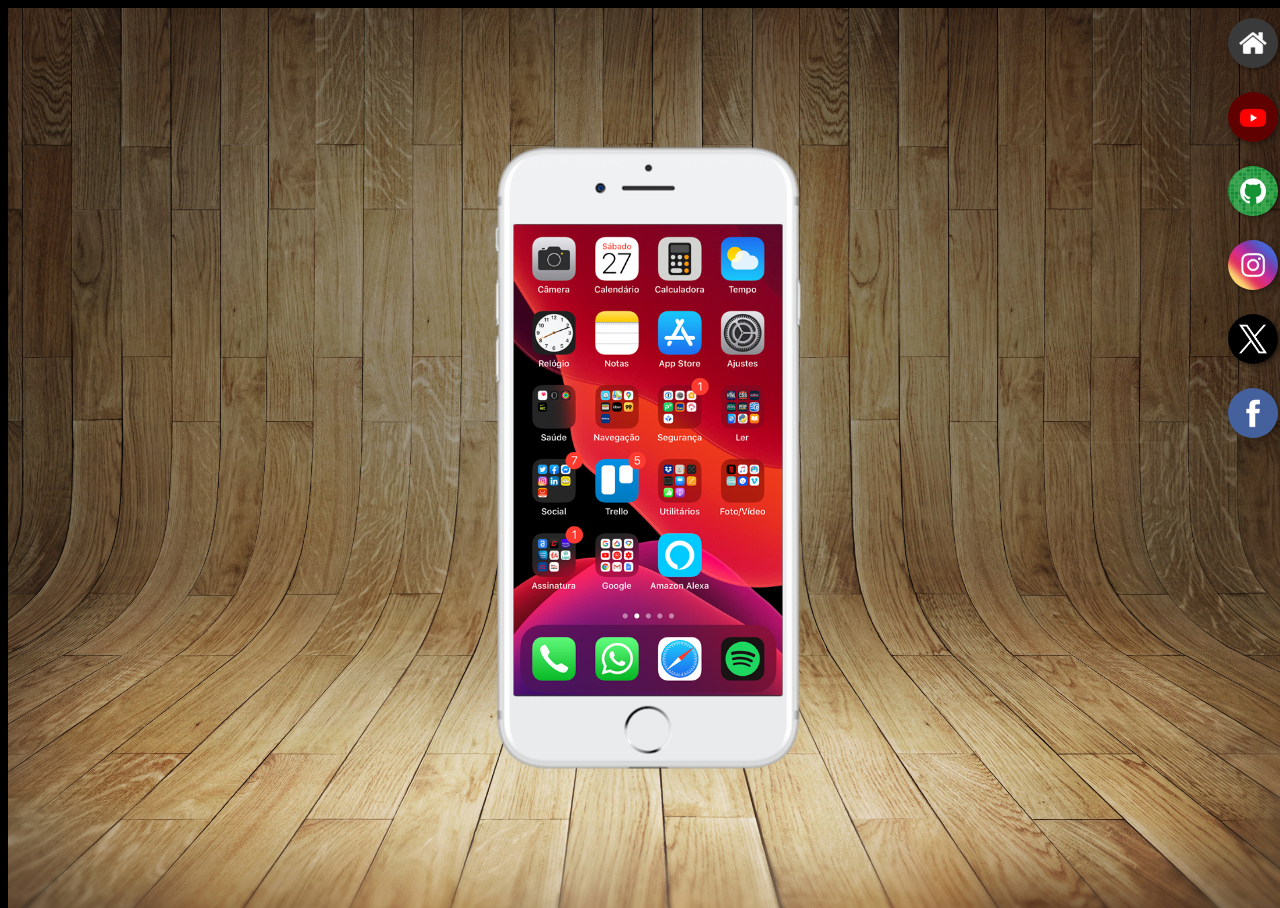
<file: Redes-sociais/index.html>
<!DOCTYPE html>
<html lang="pt">
<head>
    <meta charset="UTF-8">
    <meta name="viewport" content="width=device-width, initial-scale=1.0">
    <title>Redes sociais</title>
    <link rel="shortcut" href="favicon.ico" type="imagens/x-icon">
    <link rel="stylesheet" href="estilos/styles.css">
</head>
<body>
    <main>
        <section id="telefone">
            <iframe src="home.html" name="tela" id="tela" frameborder="0">
                O seu navegador não é compativel
            </iframe>
        </section>

      <section id="redes-sociais">
        <a href="home.html" target="tela">
            <img src="imagens/logo-home.jpg" alt="Inicio">
        </a><br>
        <a href="youtube.html" target="tela">
            <img src="imagens/logo-youtube.jpg" alt="Youtube">
        </a><br>
        <a href="github.html" target="tela">
            <img src="imagens/logo-github.jpg" alt="Github">
        </a><br>
        <a href="instagram.html" target="tela">
            <img src="imagens/logo-instagram.jpg" alt="Instagram">
        </a><br>
        <a href="x.html" target="tela">
            <img src="imagens/logo-x.jpg" alt="X">
        </a><br>
        <a href="facebook.html" target="tela">
            <img src="imagens/logo-facebook.jpg" alt="Facebook">
        </a><br>
      </section>  
    </main>
</body>
</html>
</file>
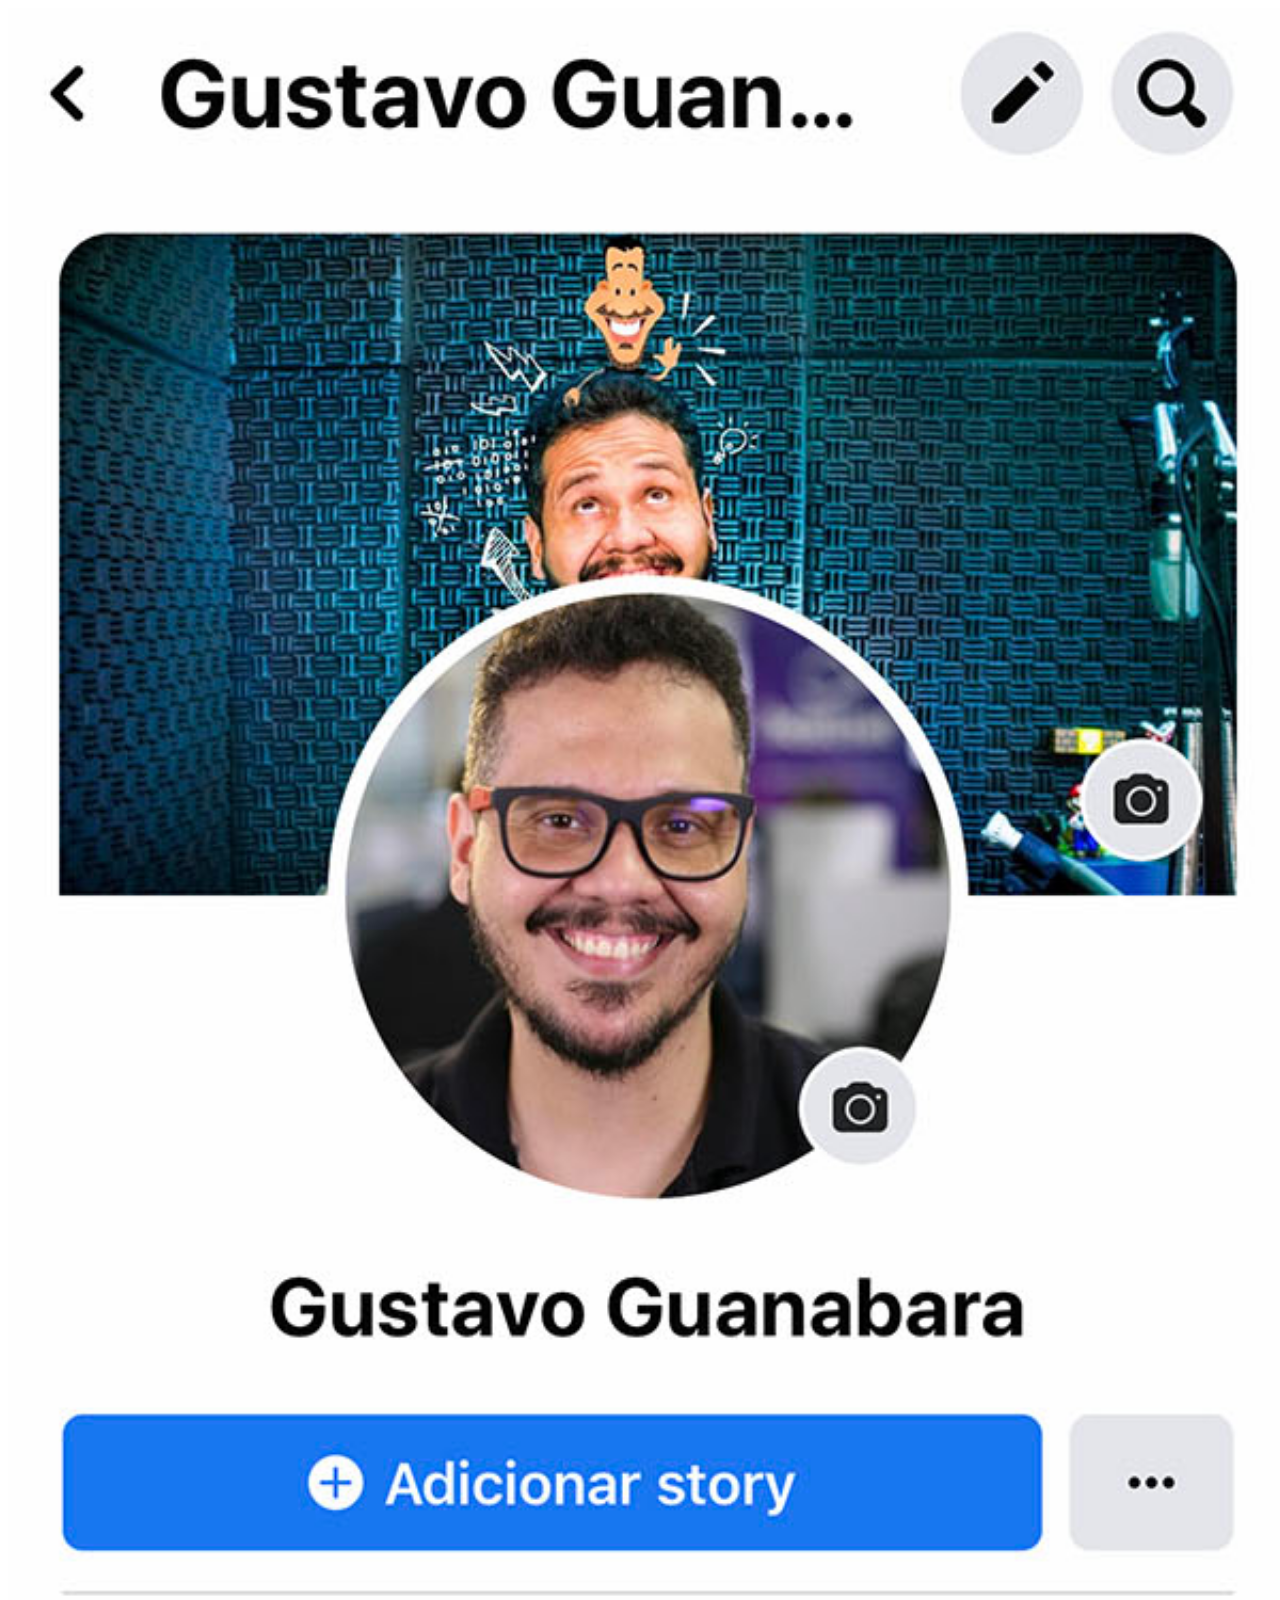
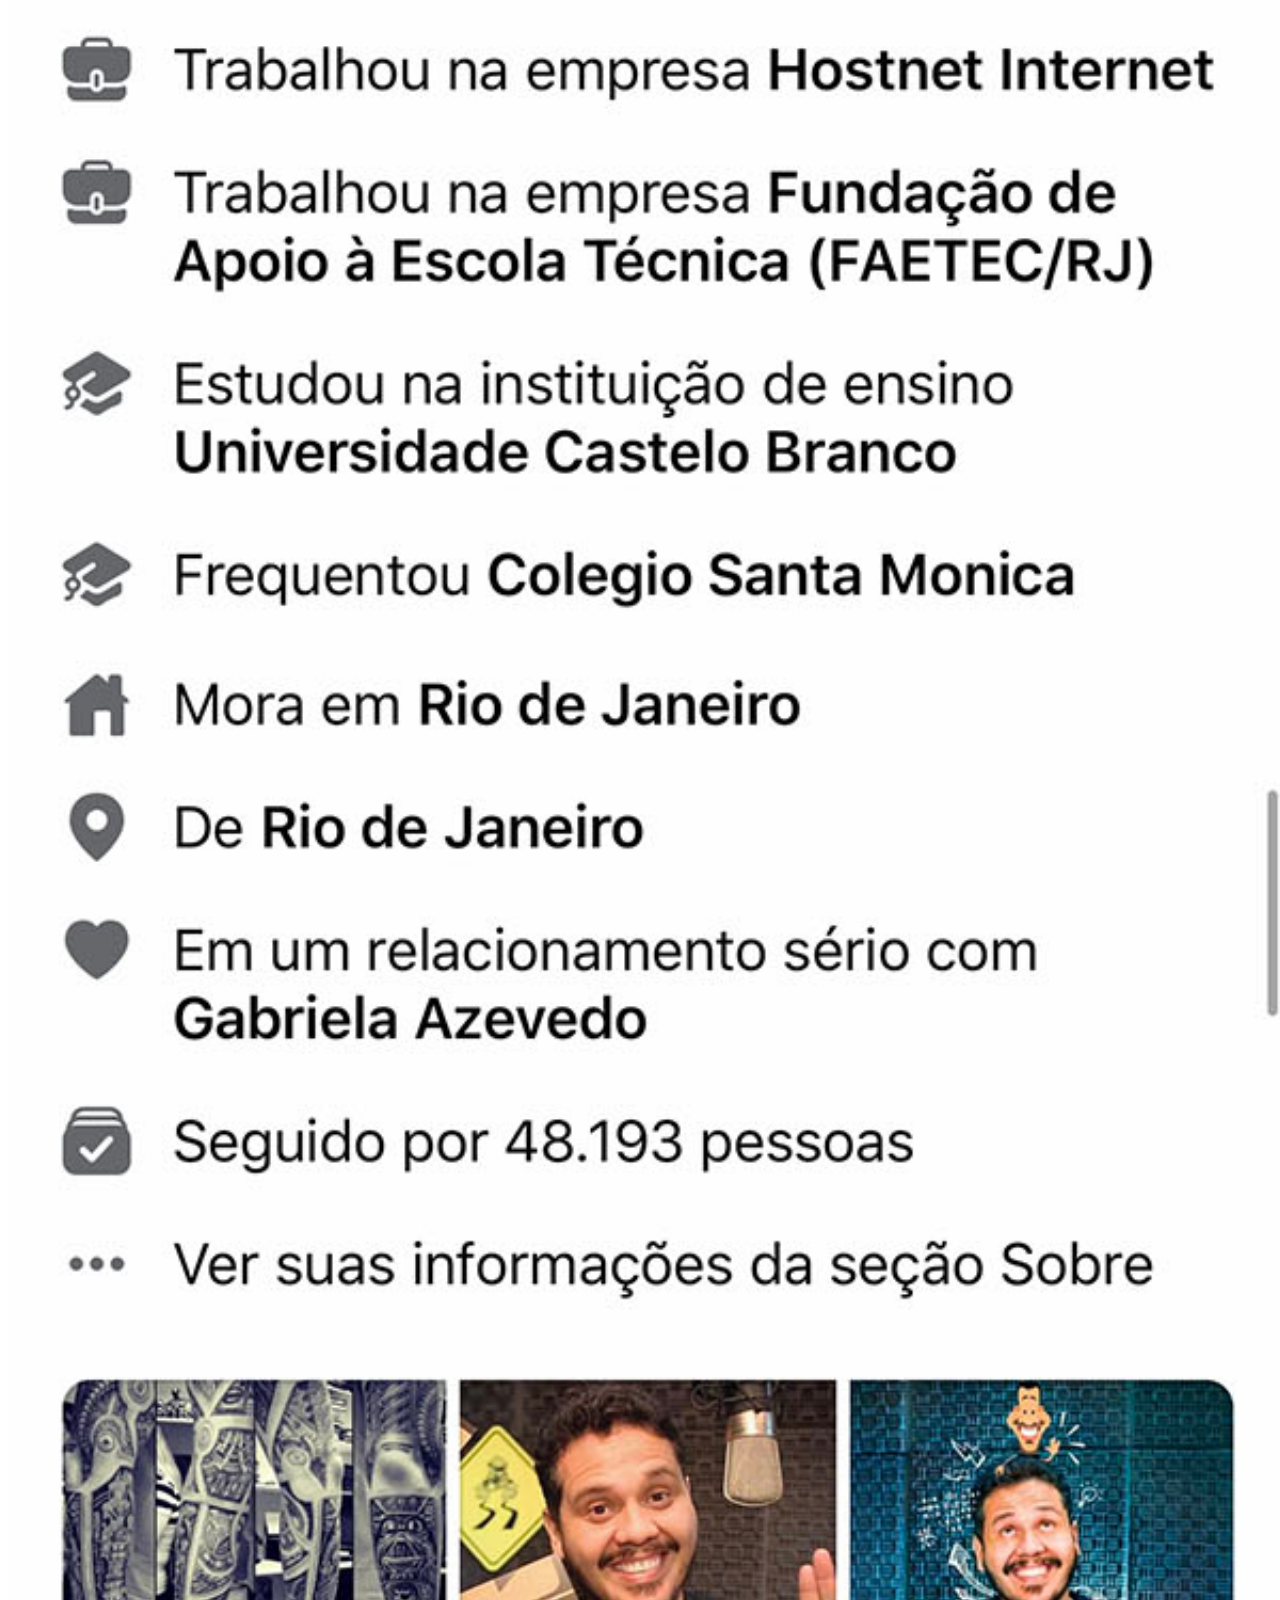
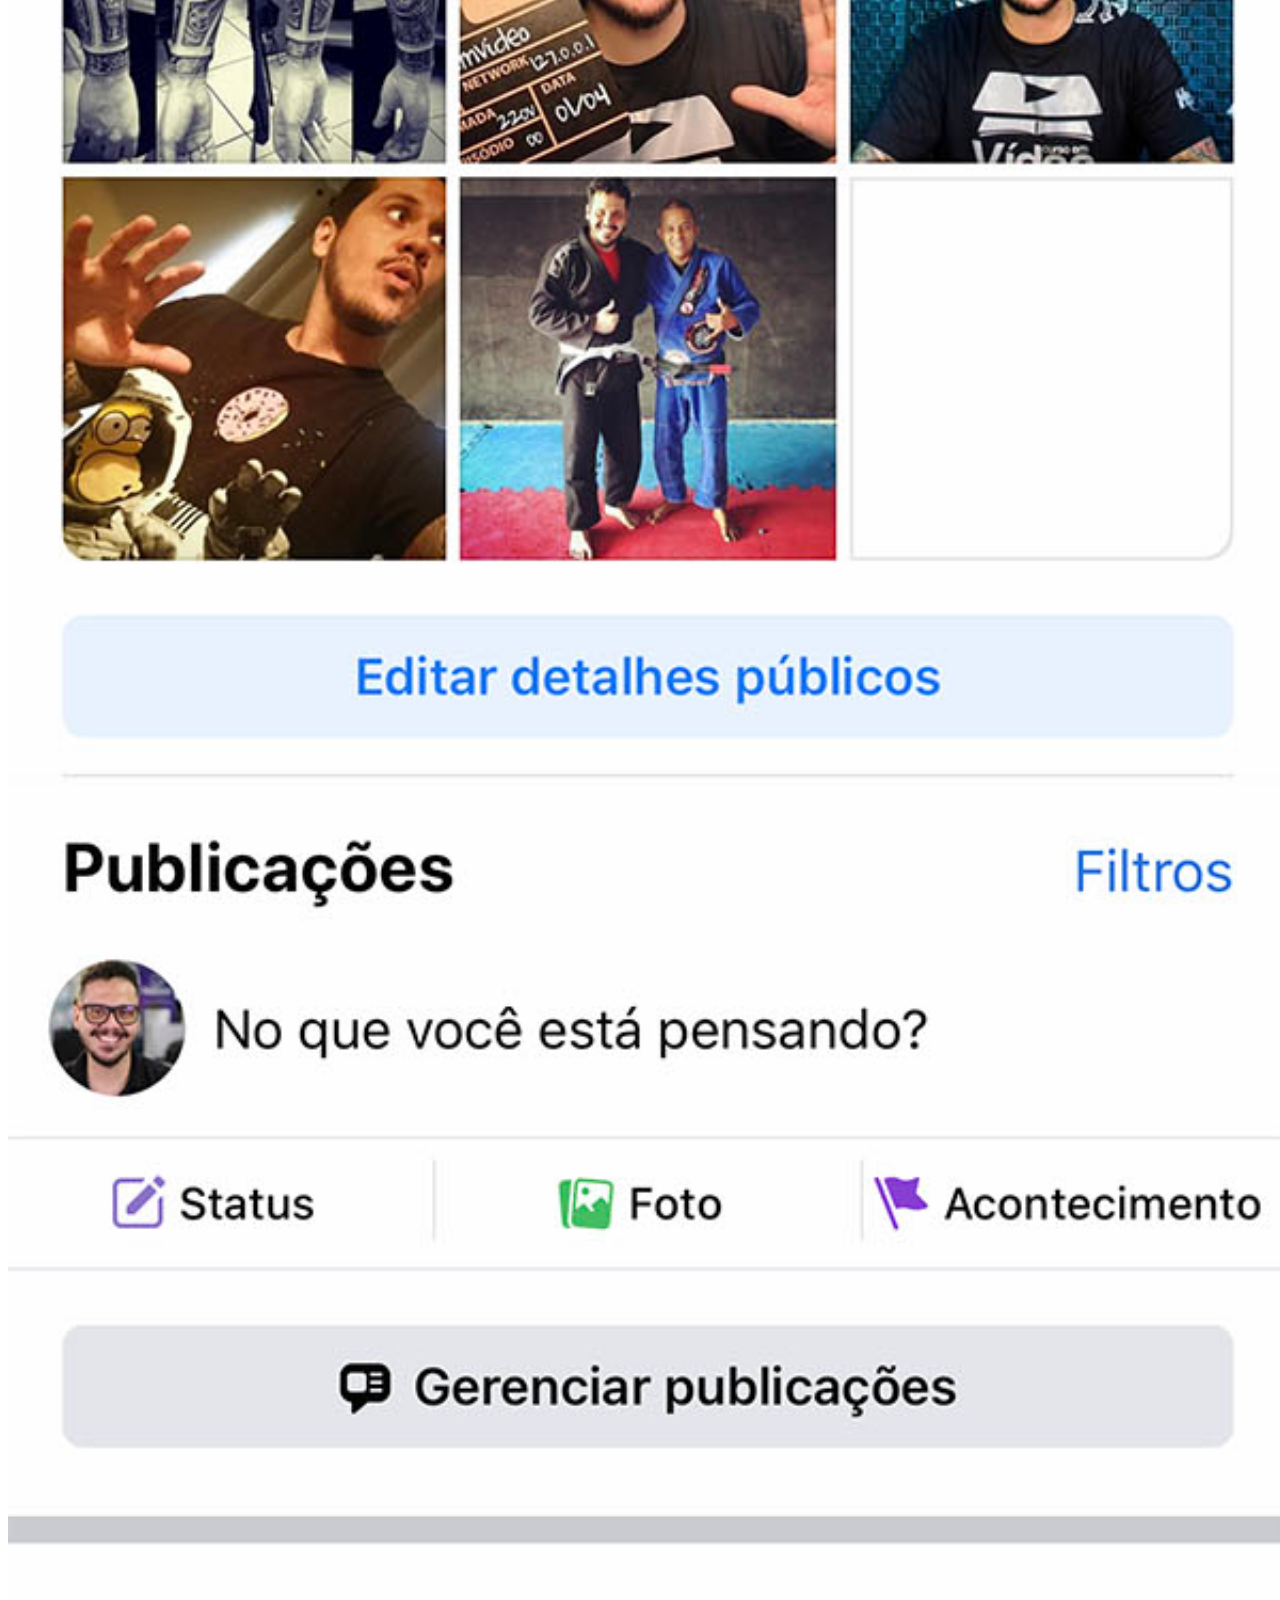
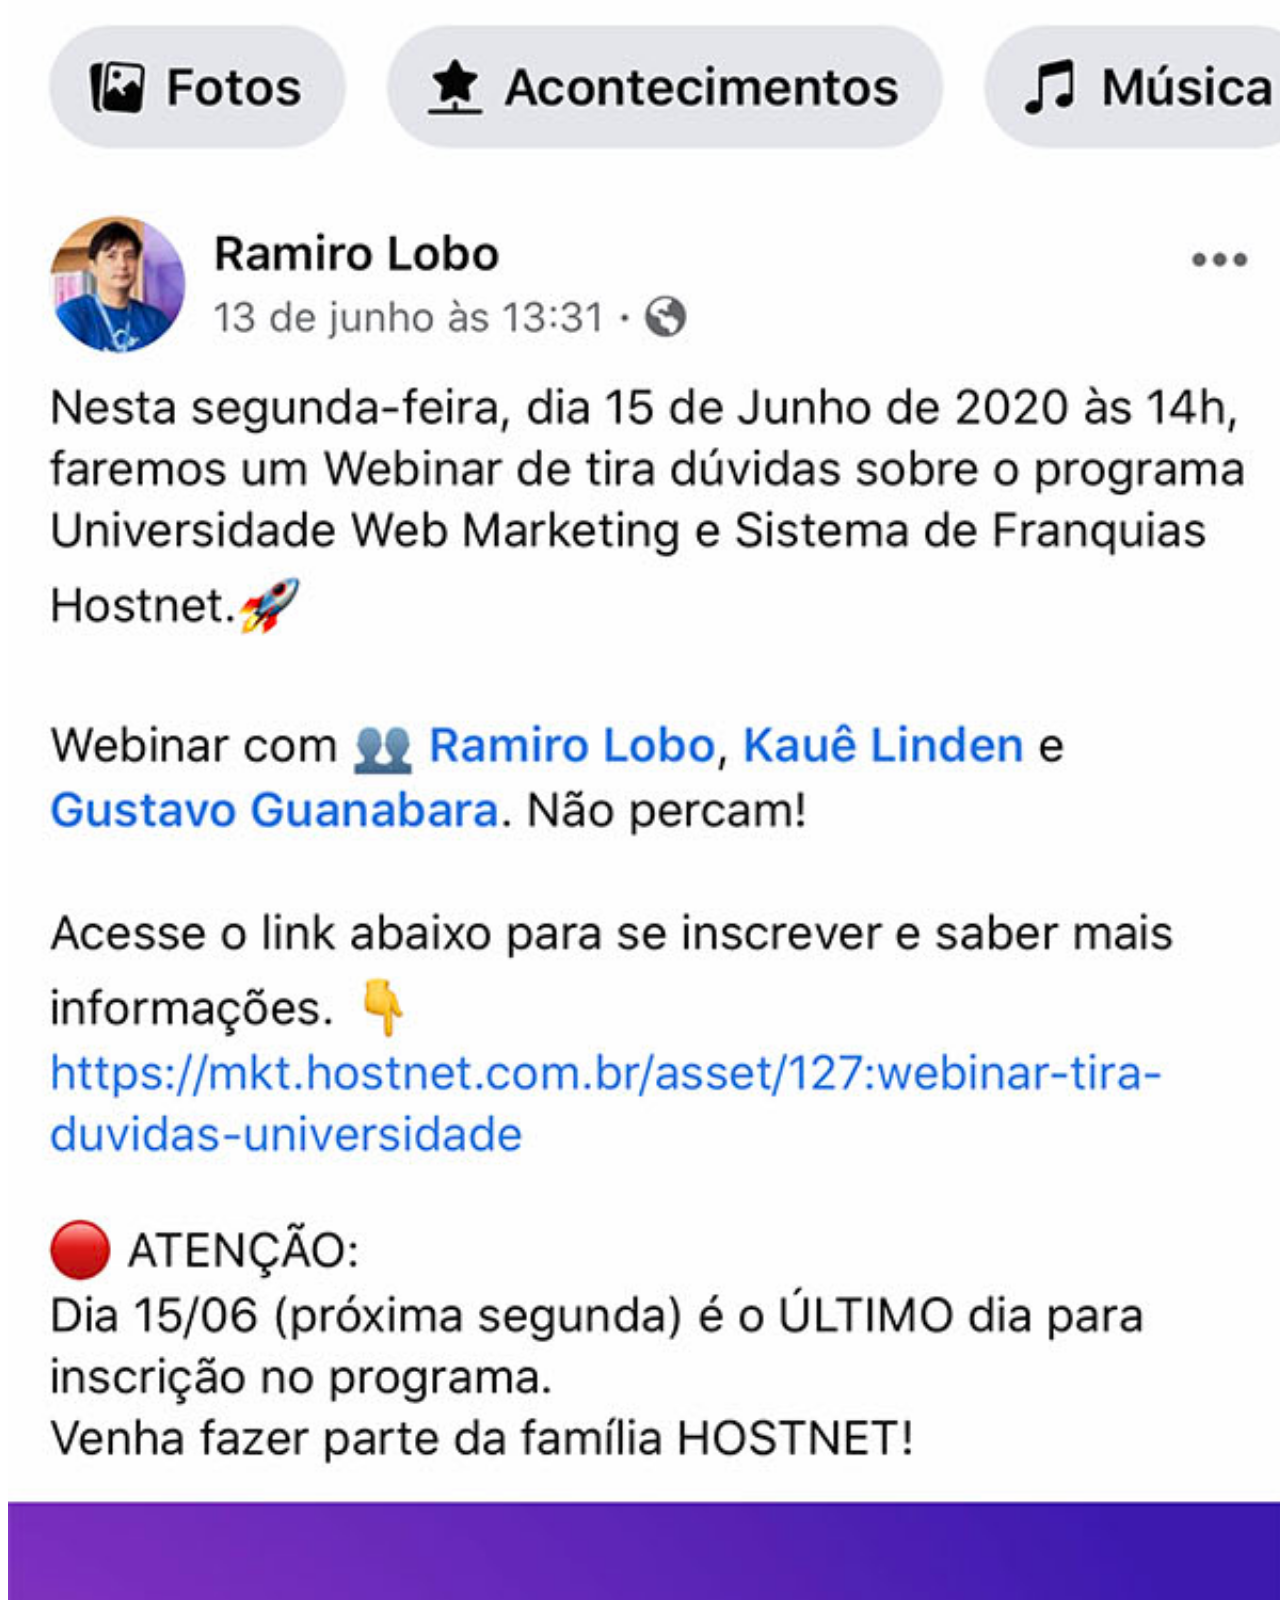
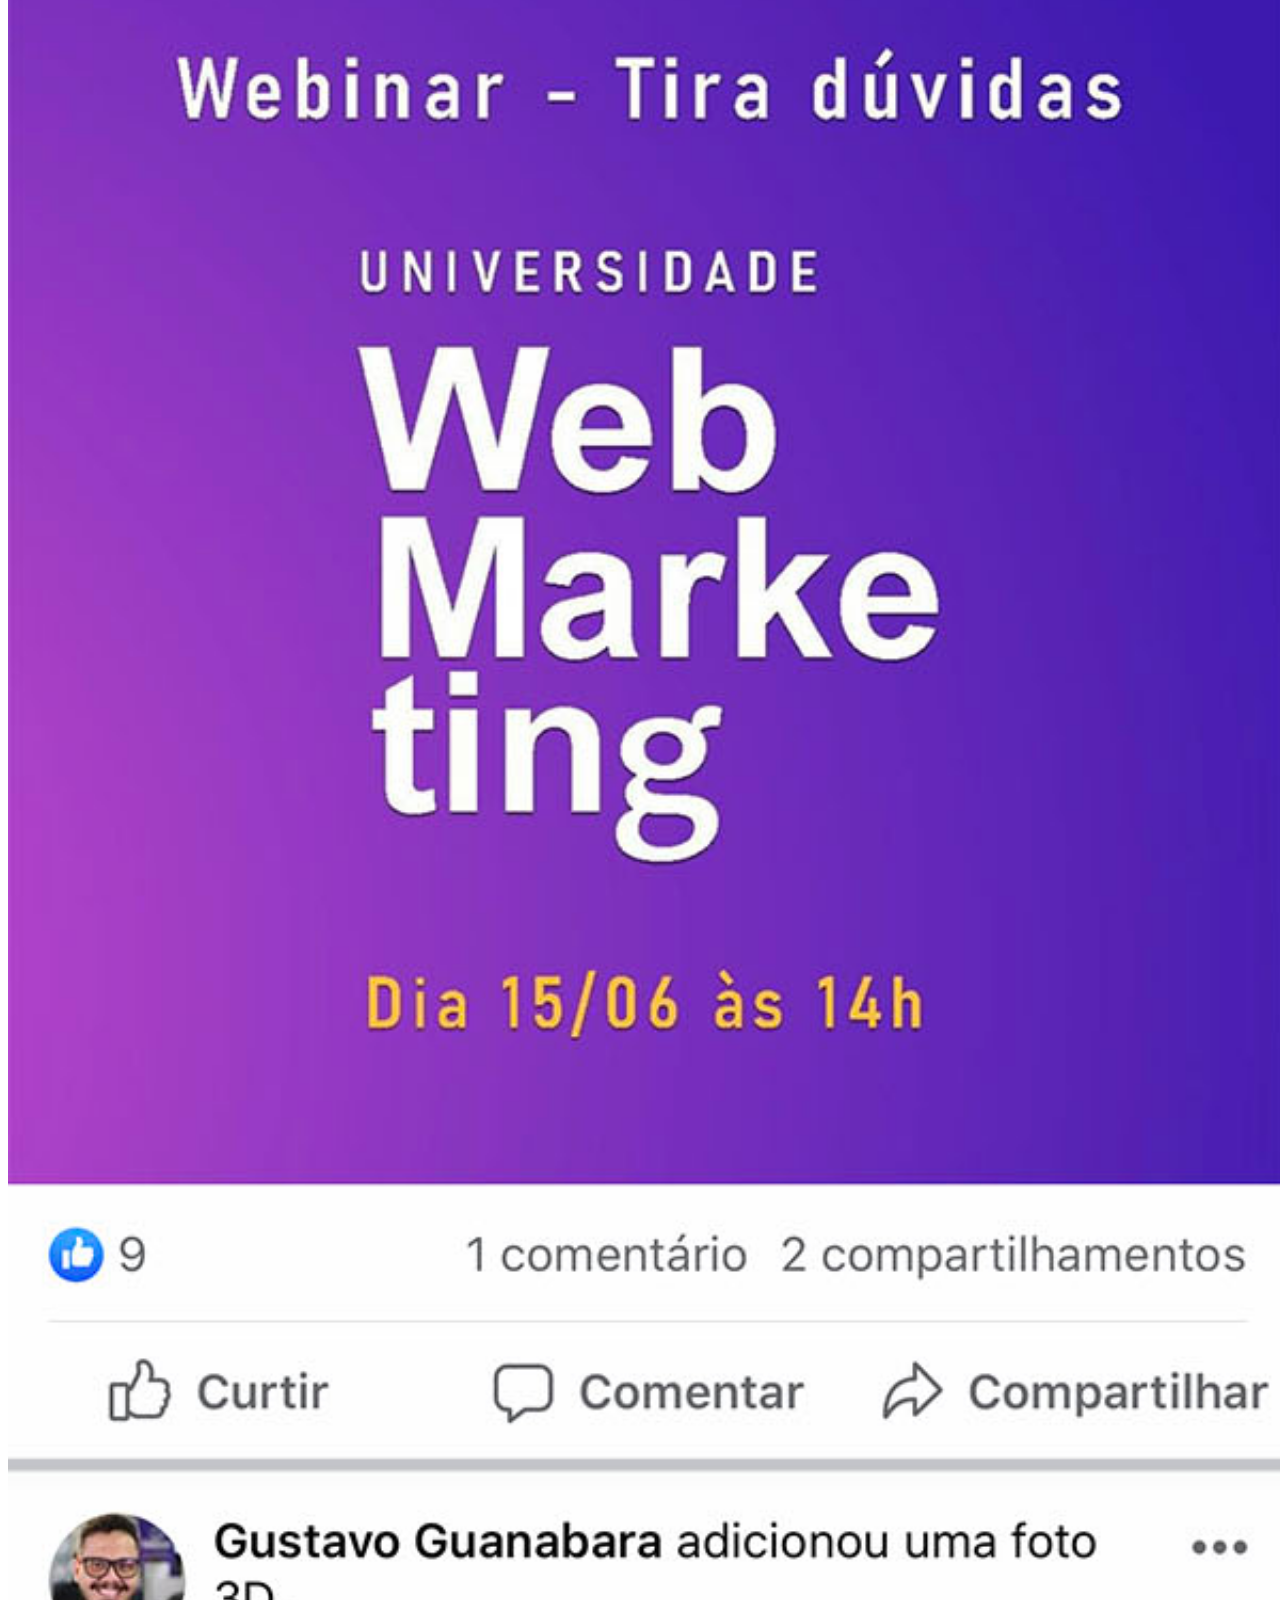
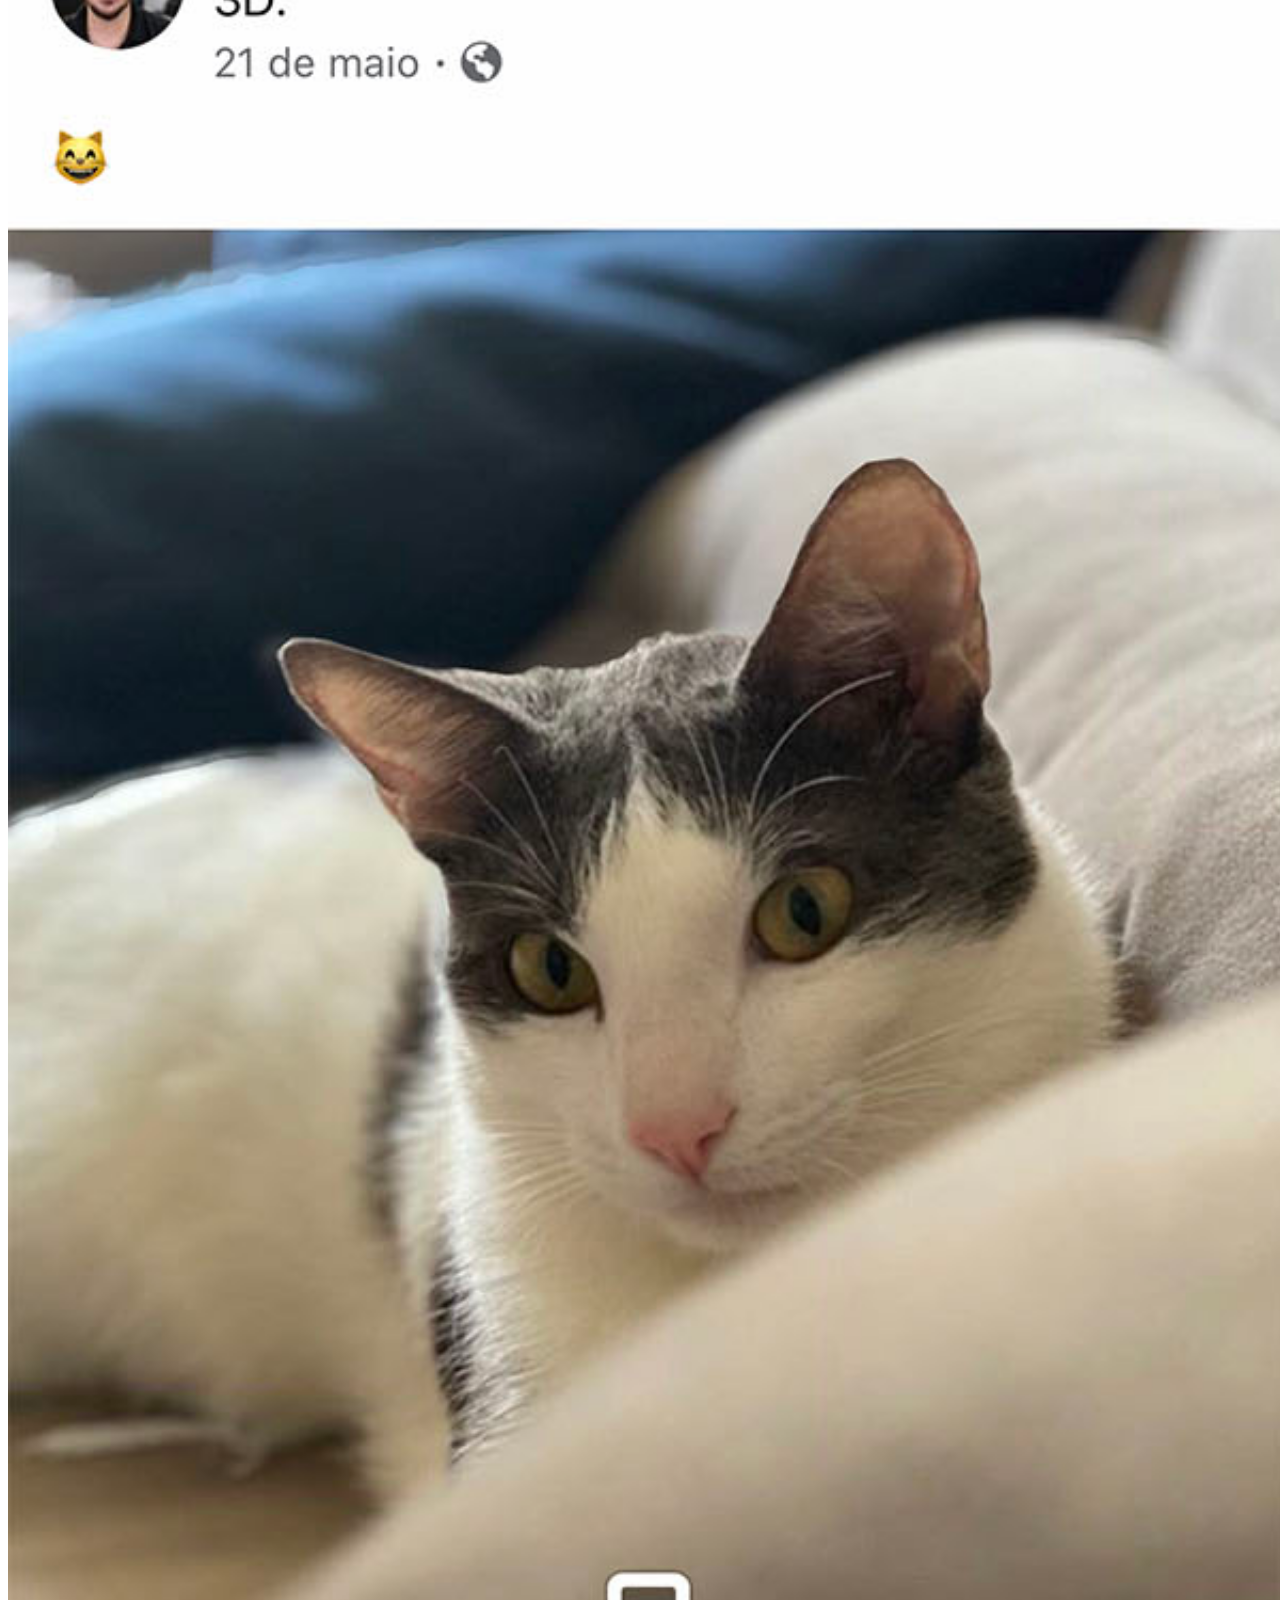
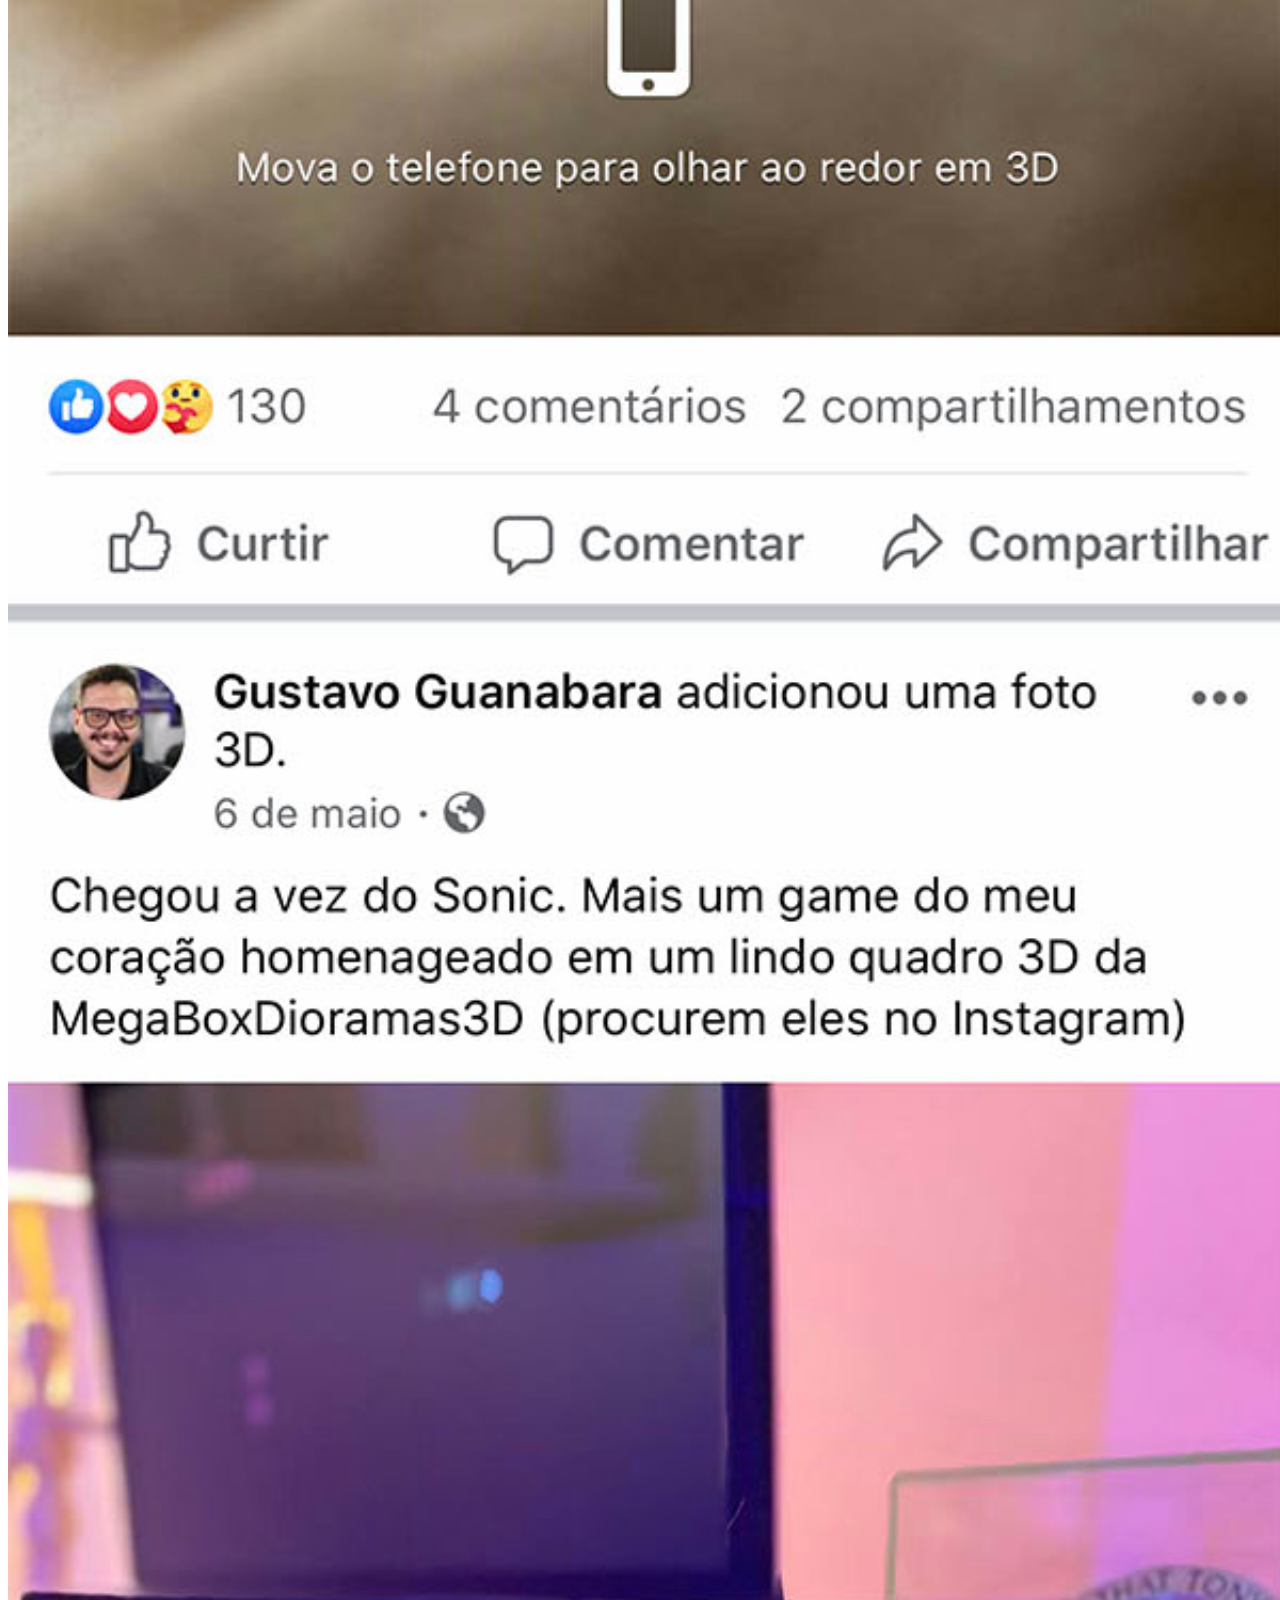
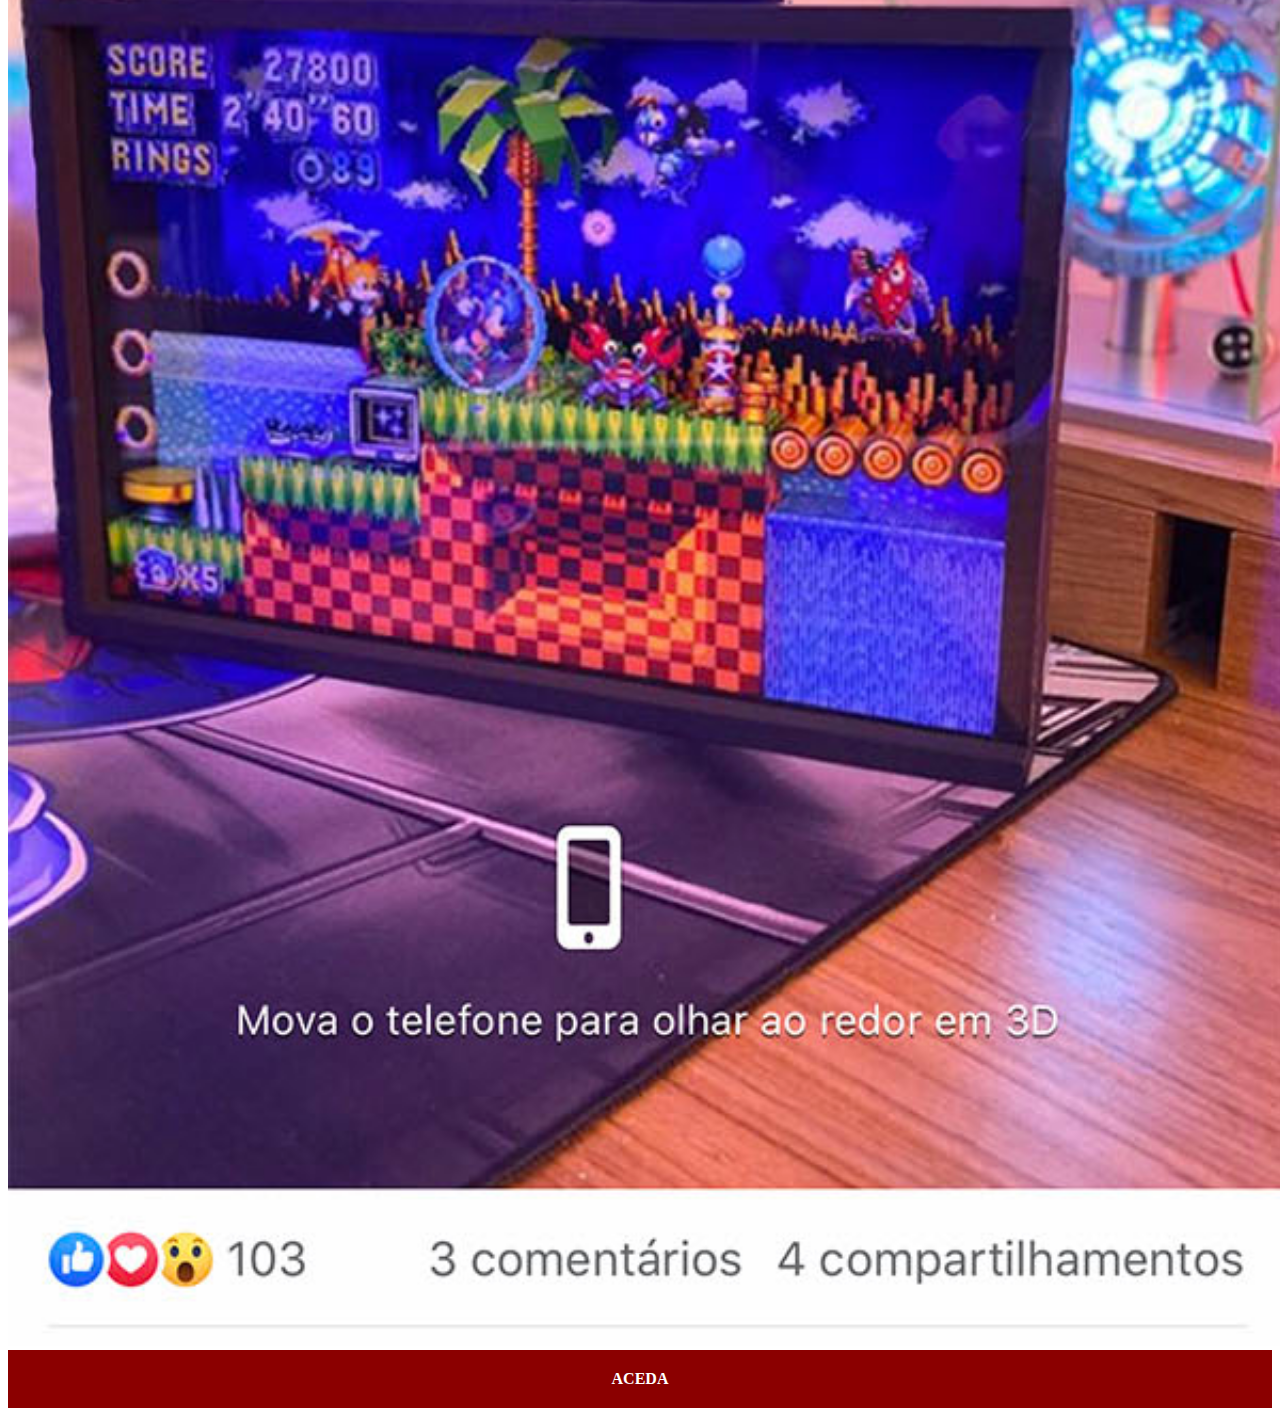
<file: Redes-sociais/facebook.html>
<!DOCTYPE html>
<html lang="pt">
<head>
    <meta charset="UTF-8">
    <meta name="viewport" content="width=device-width, initial-scale=1.0">
    <title>Facebook</title>
    <link rel="stylesheet" href="estilos/social.css">
</head>
<body>
    <img src="imagens/tela-facebook.jpg" alt="Facebook">
    <a href="https://www.facebook.com" target="_blank">ACEDA</a>
</body>
</html>
</file>
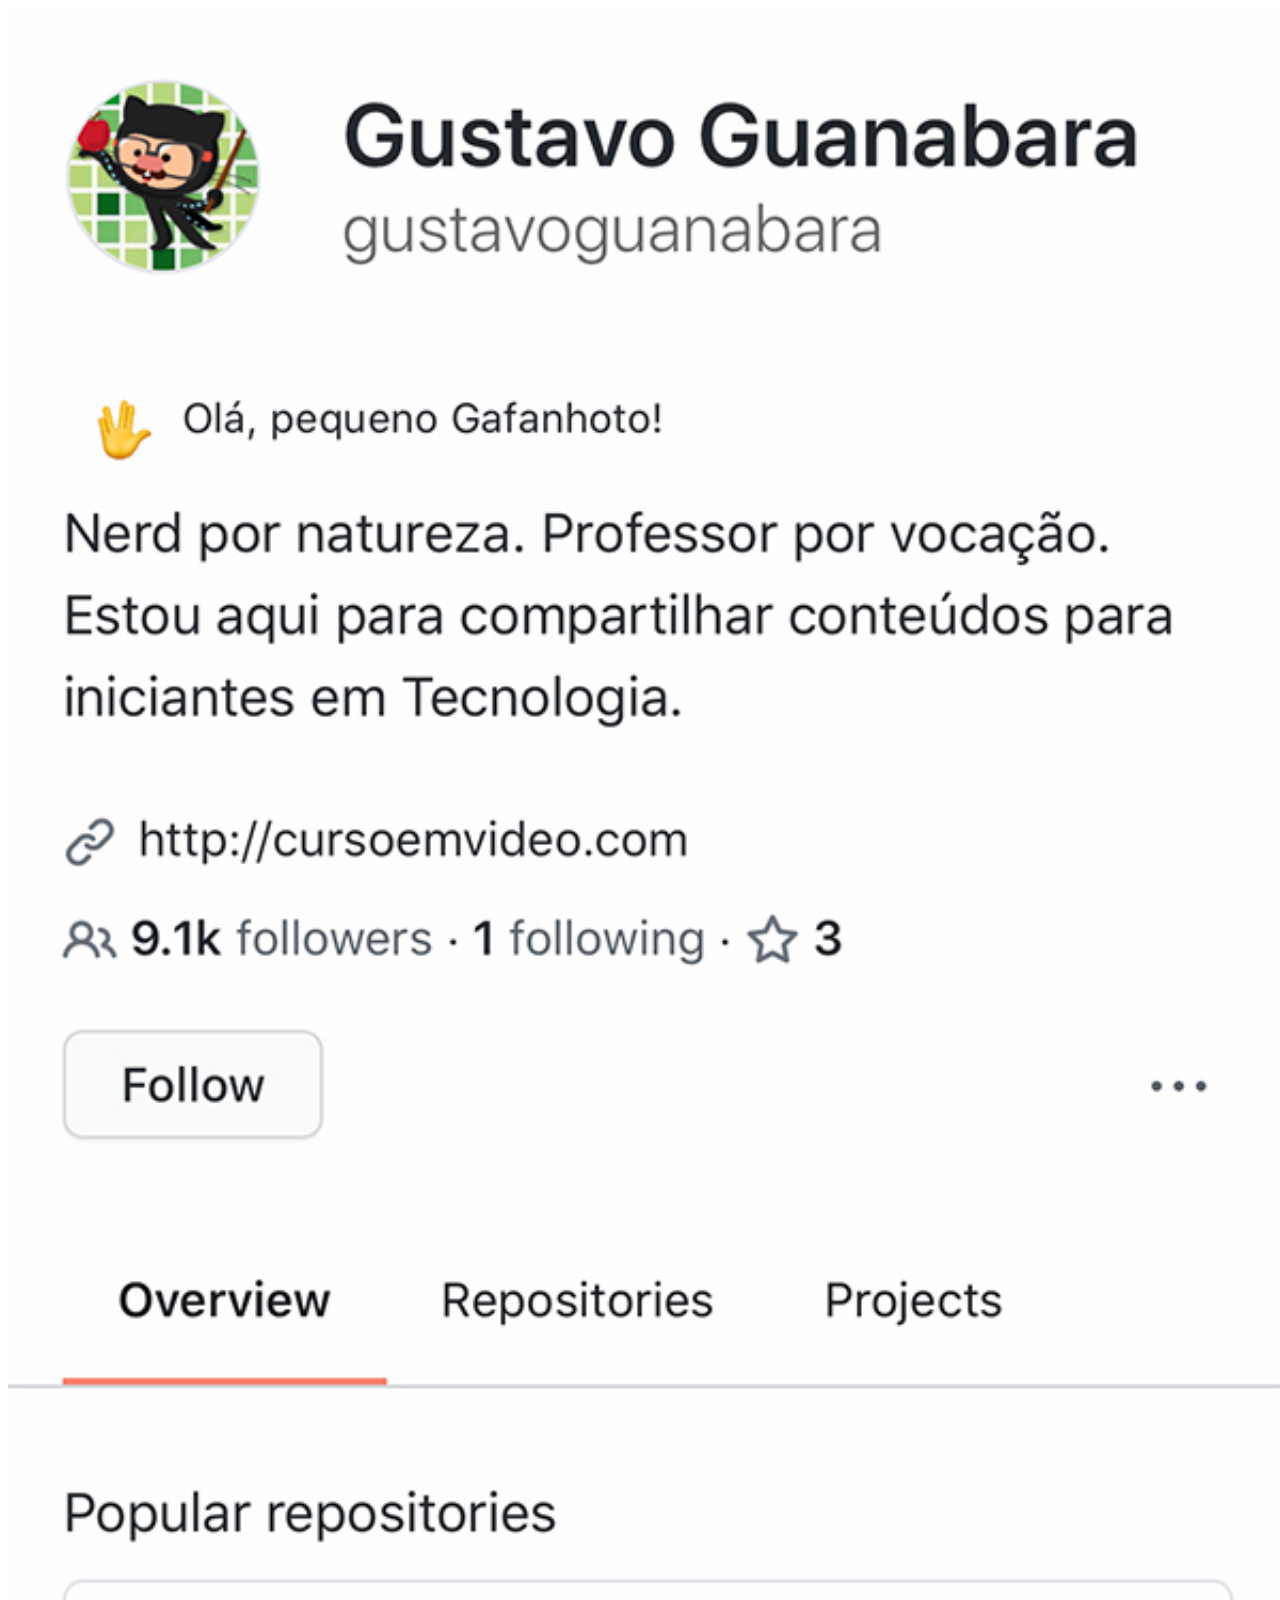
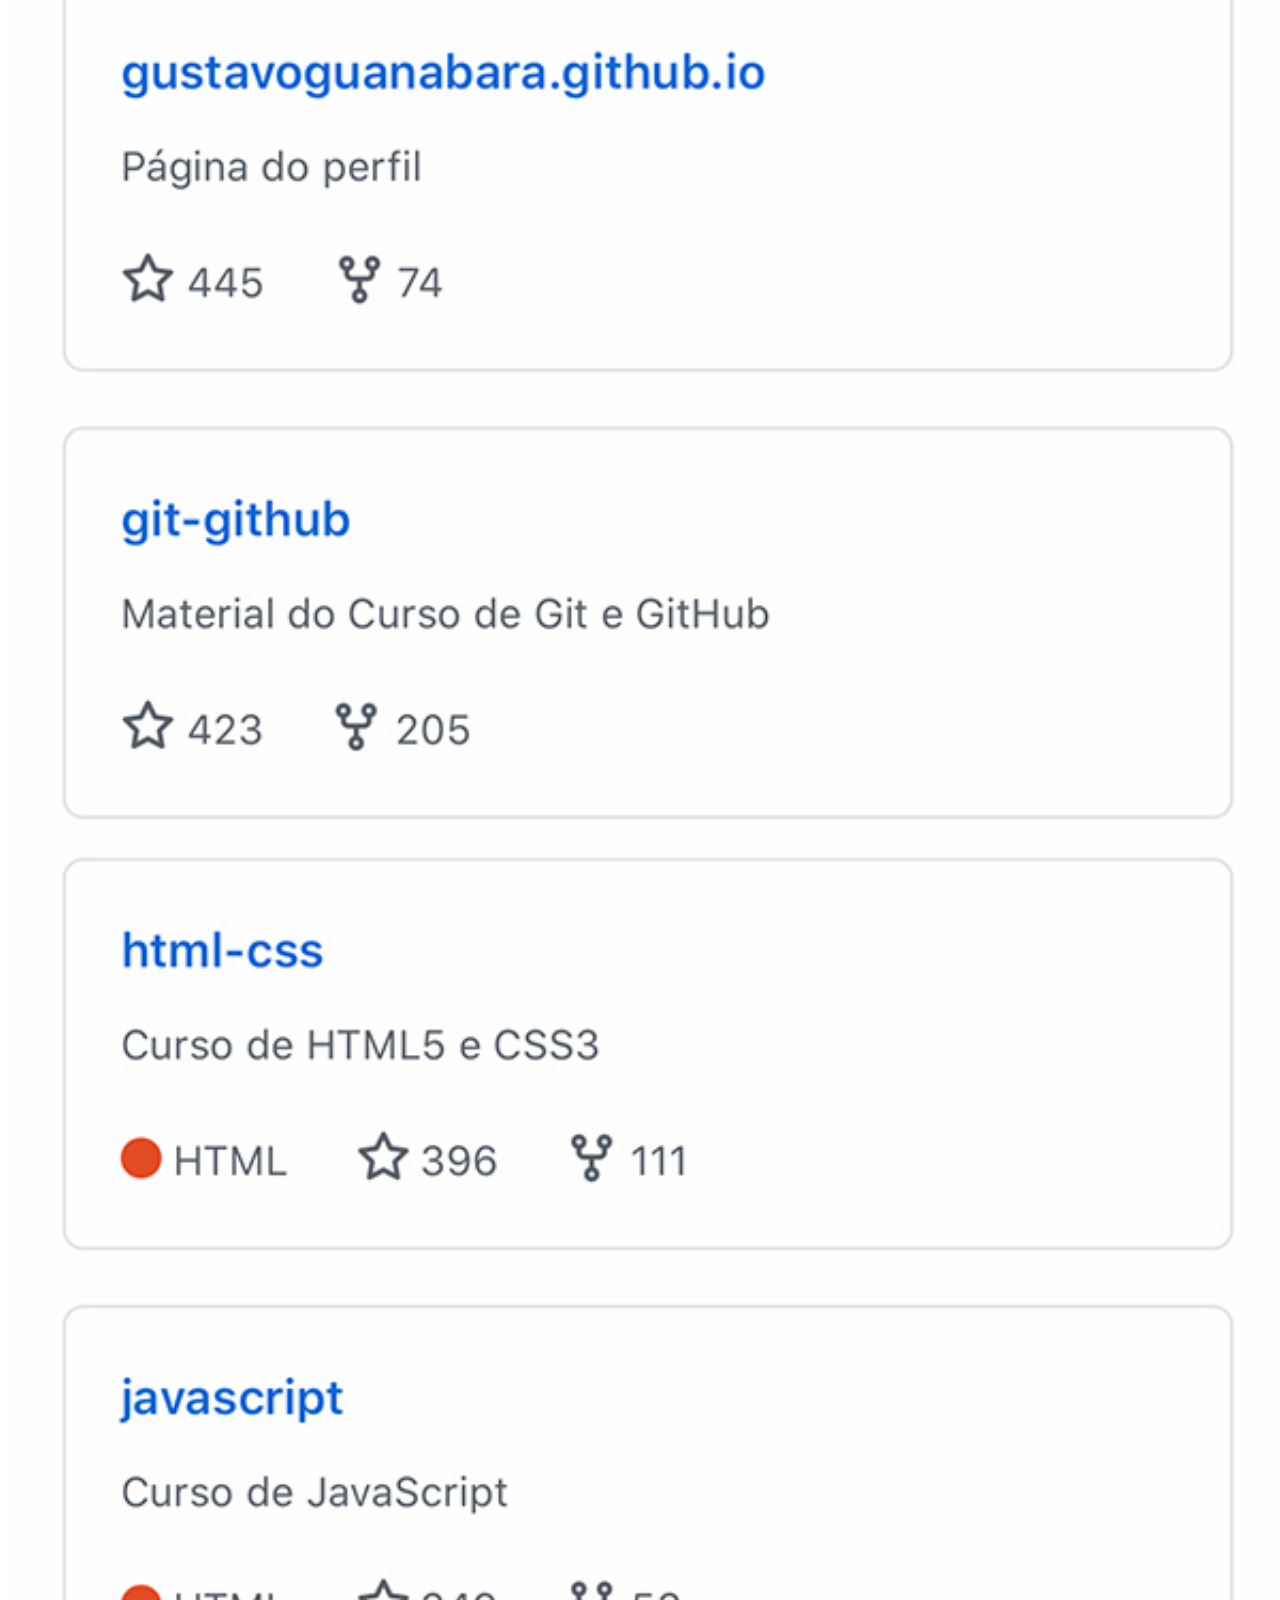
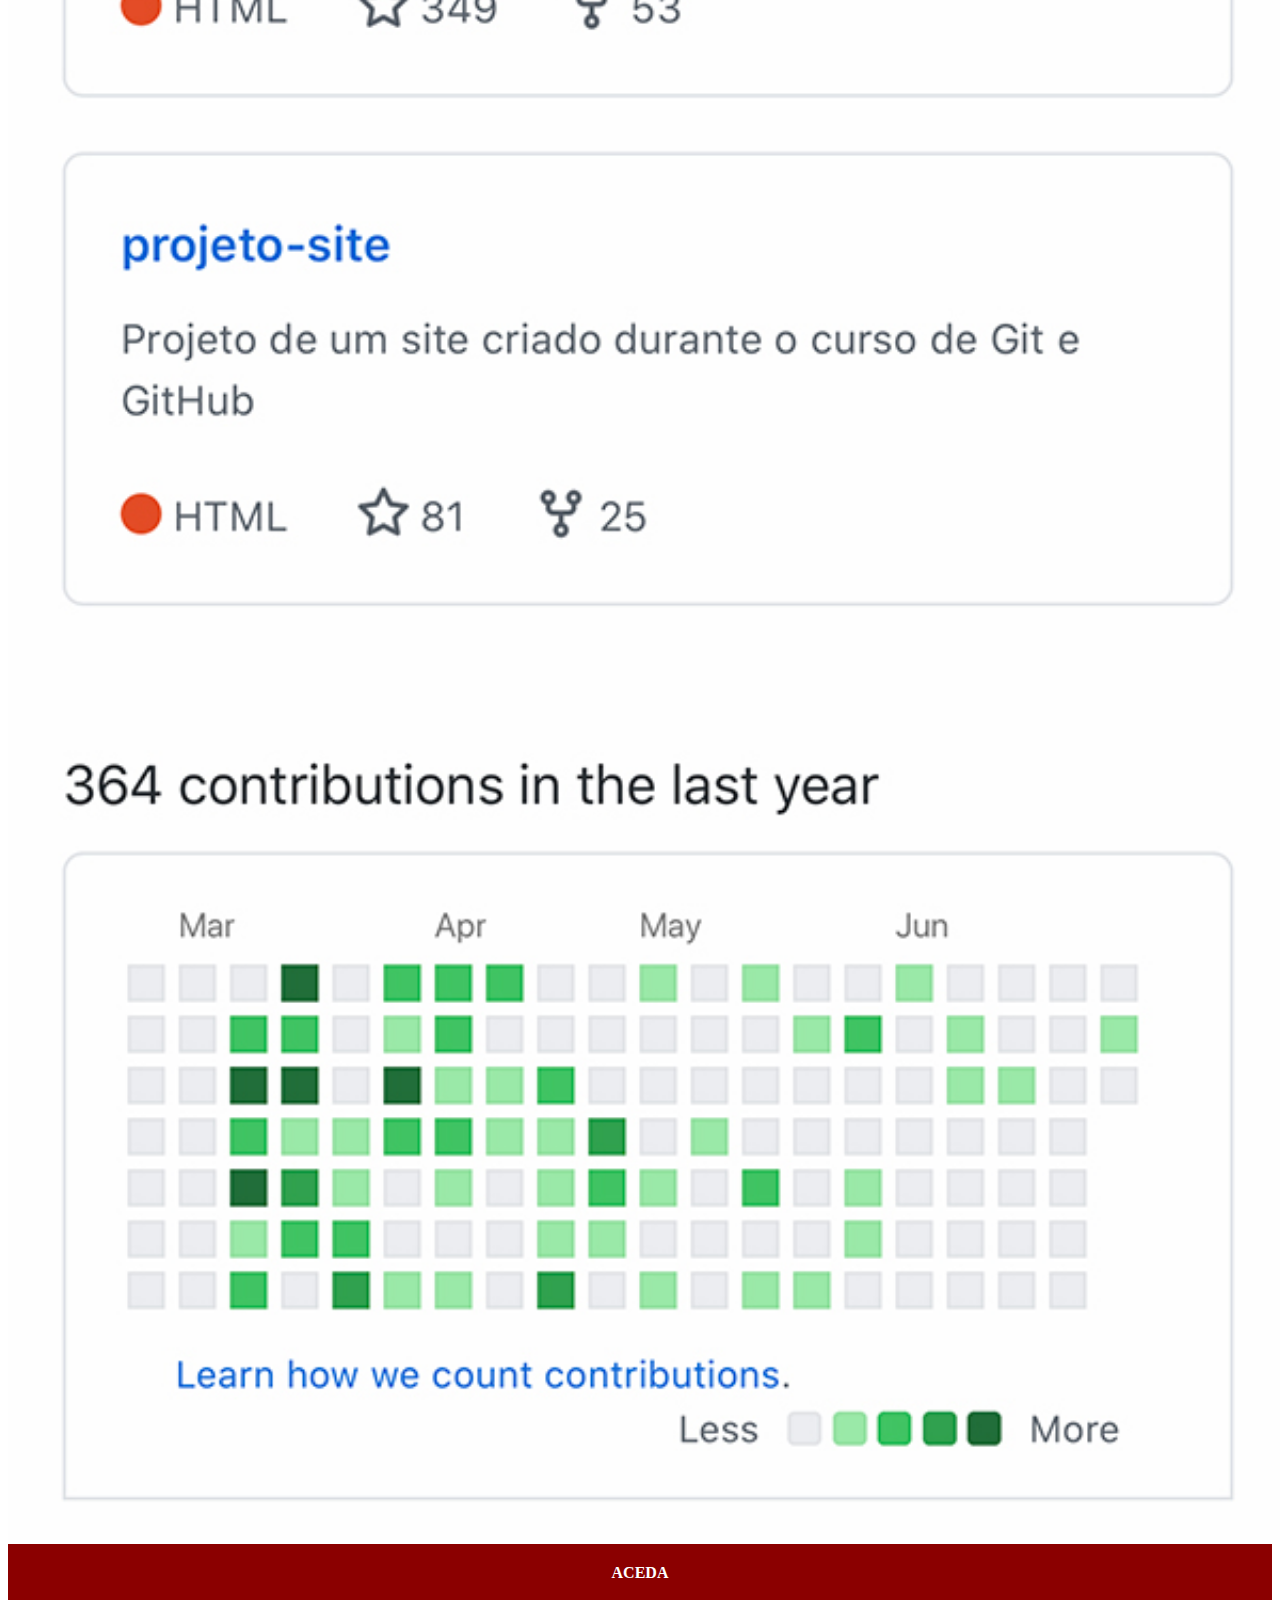
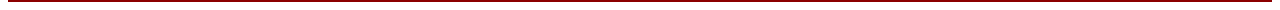
<file: Redes-sociais/github.html>
<!DOCTYPE html>
<html lang="pt">
<head>
    <meta charset="UTF-8">
    <meta name="viewport" content="width=device-width, initial-scale=1.0">
    <title>Github</title>
    <link rel="stylesheet" href="estilos/social.css">
</head>
<body>
    <img src="imagens/tela-github.jpg" alt="Github">
    <a href="https://github.com/carlos132465" target="_blank">ACEDA</a>
</body>
</html>
</file>
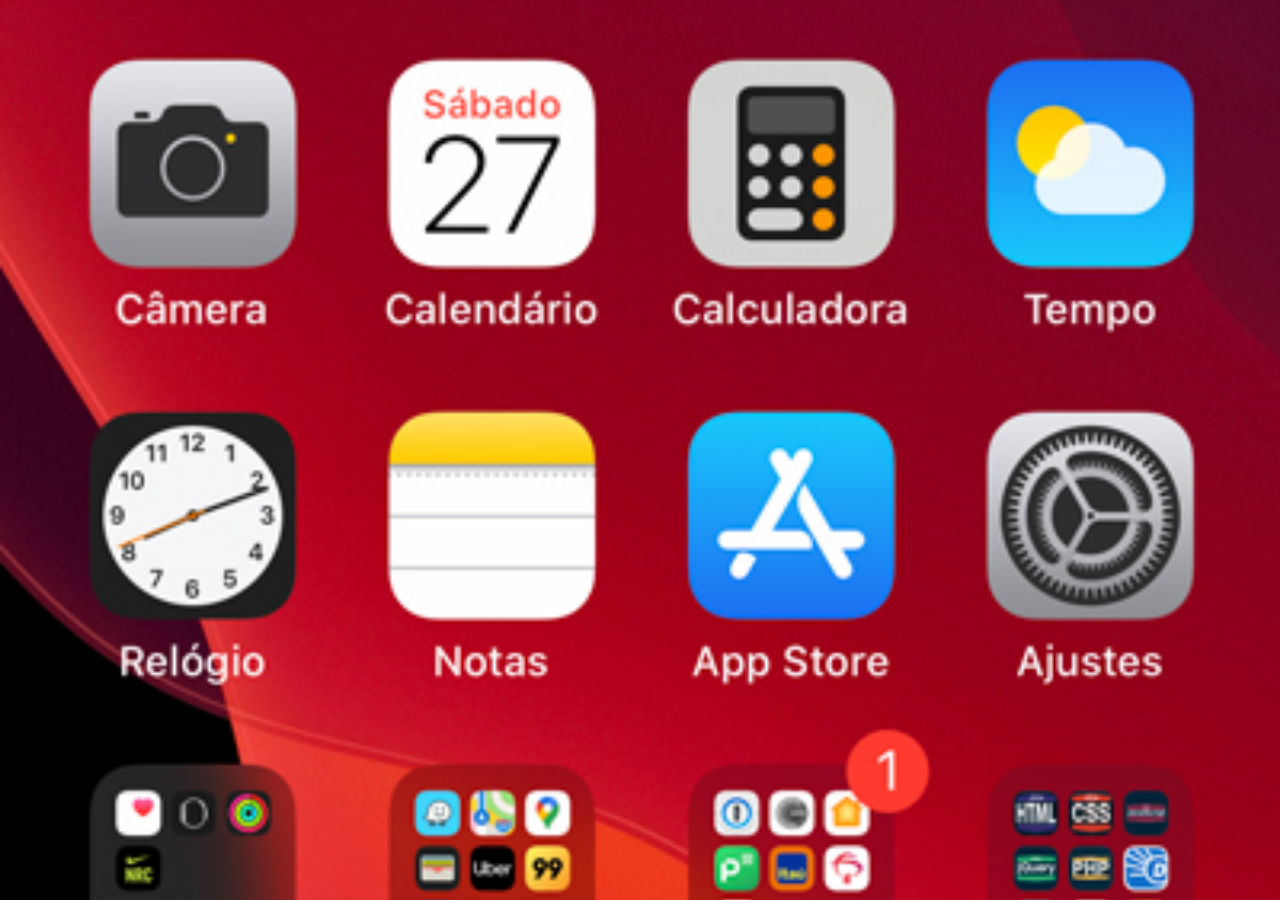
<file: Redes-sociais/home.html>
<!DOCTYPE html>
<html lang="pt">
<head>
    <meta charset="UTF-8">
    <meta name="viewport" content="width=device-width, initial-scale=1.0">
    <title>Home</title>
</head>
<style>
    * {
        margin: 0px;
        padding: 0px;
    }
    body {
        width: 100vw;
        height: 100vh;
        background: black url('imagens/tela-home.jpg') no-repeat top center;
        background-size: cover;
    }
</style>
<body>
    
</body>
</html>
</file>
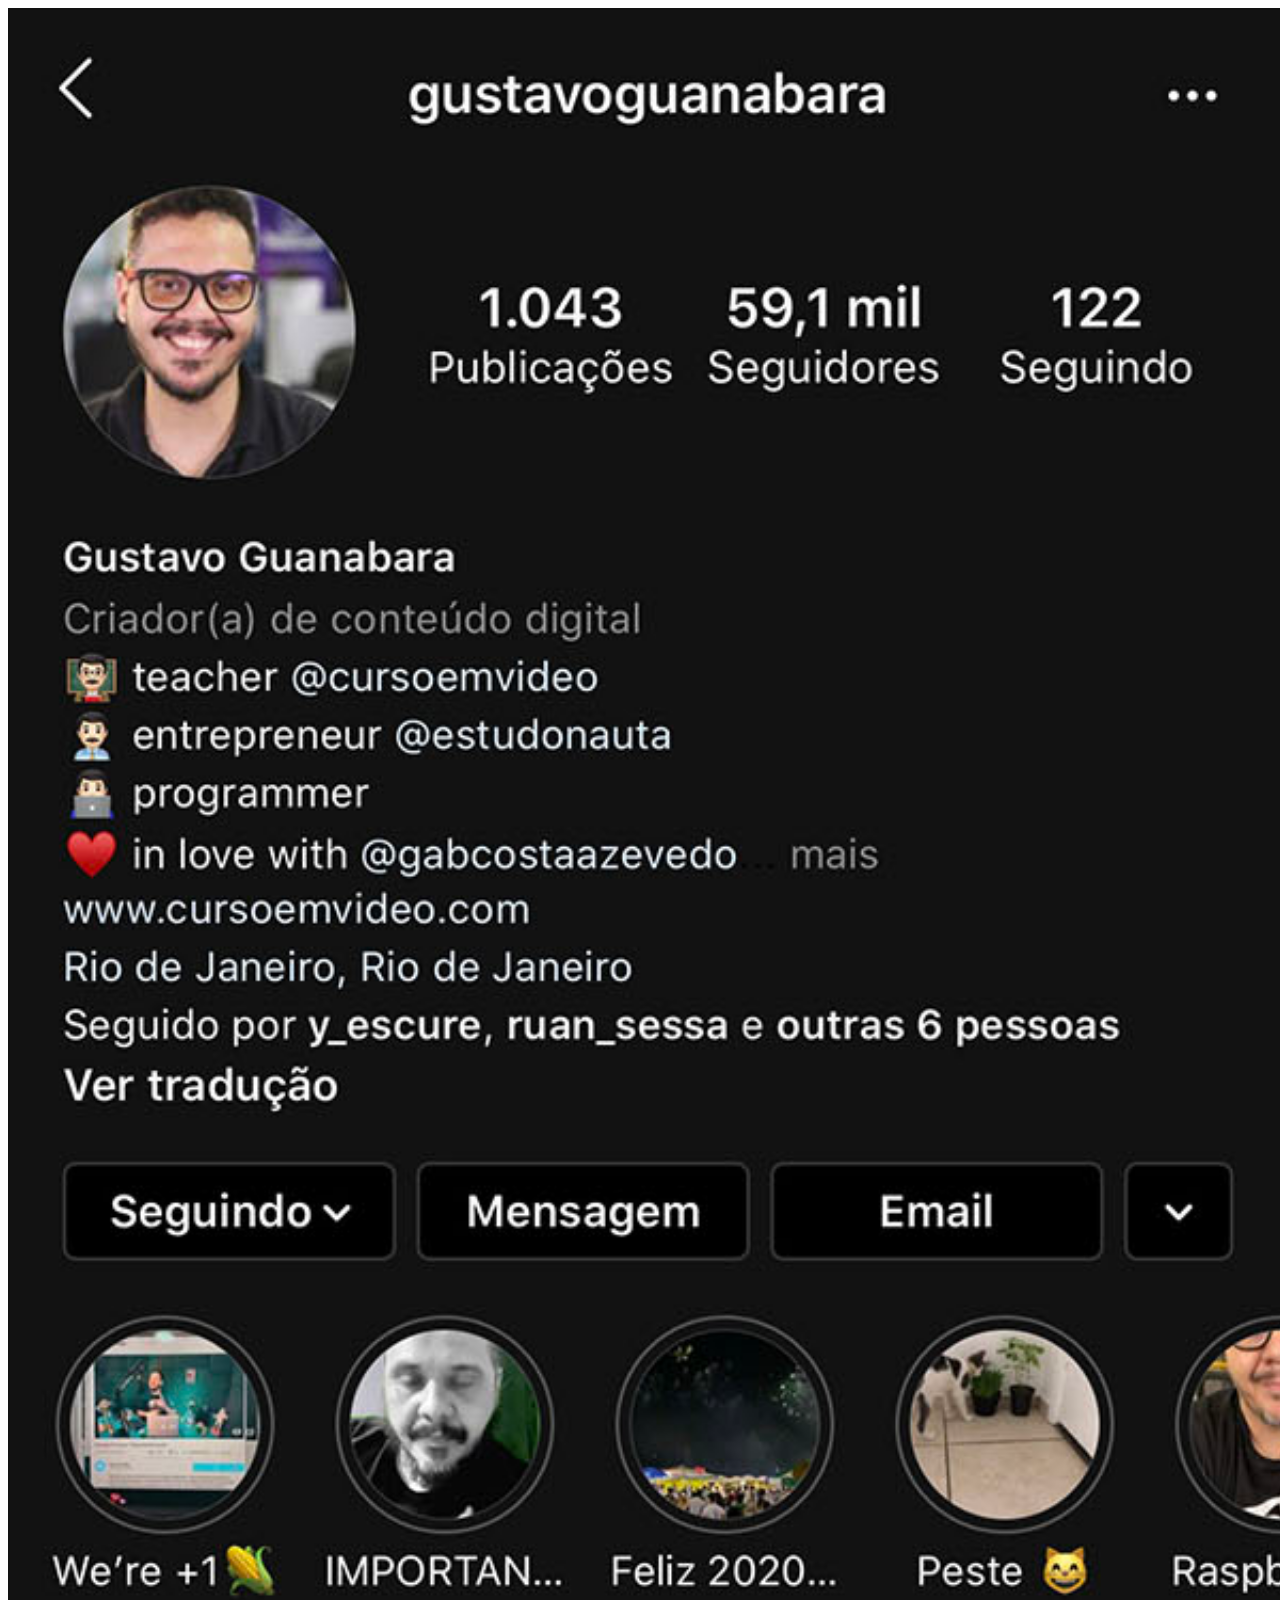
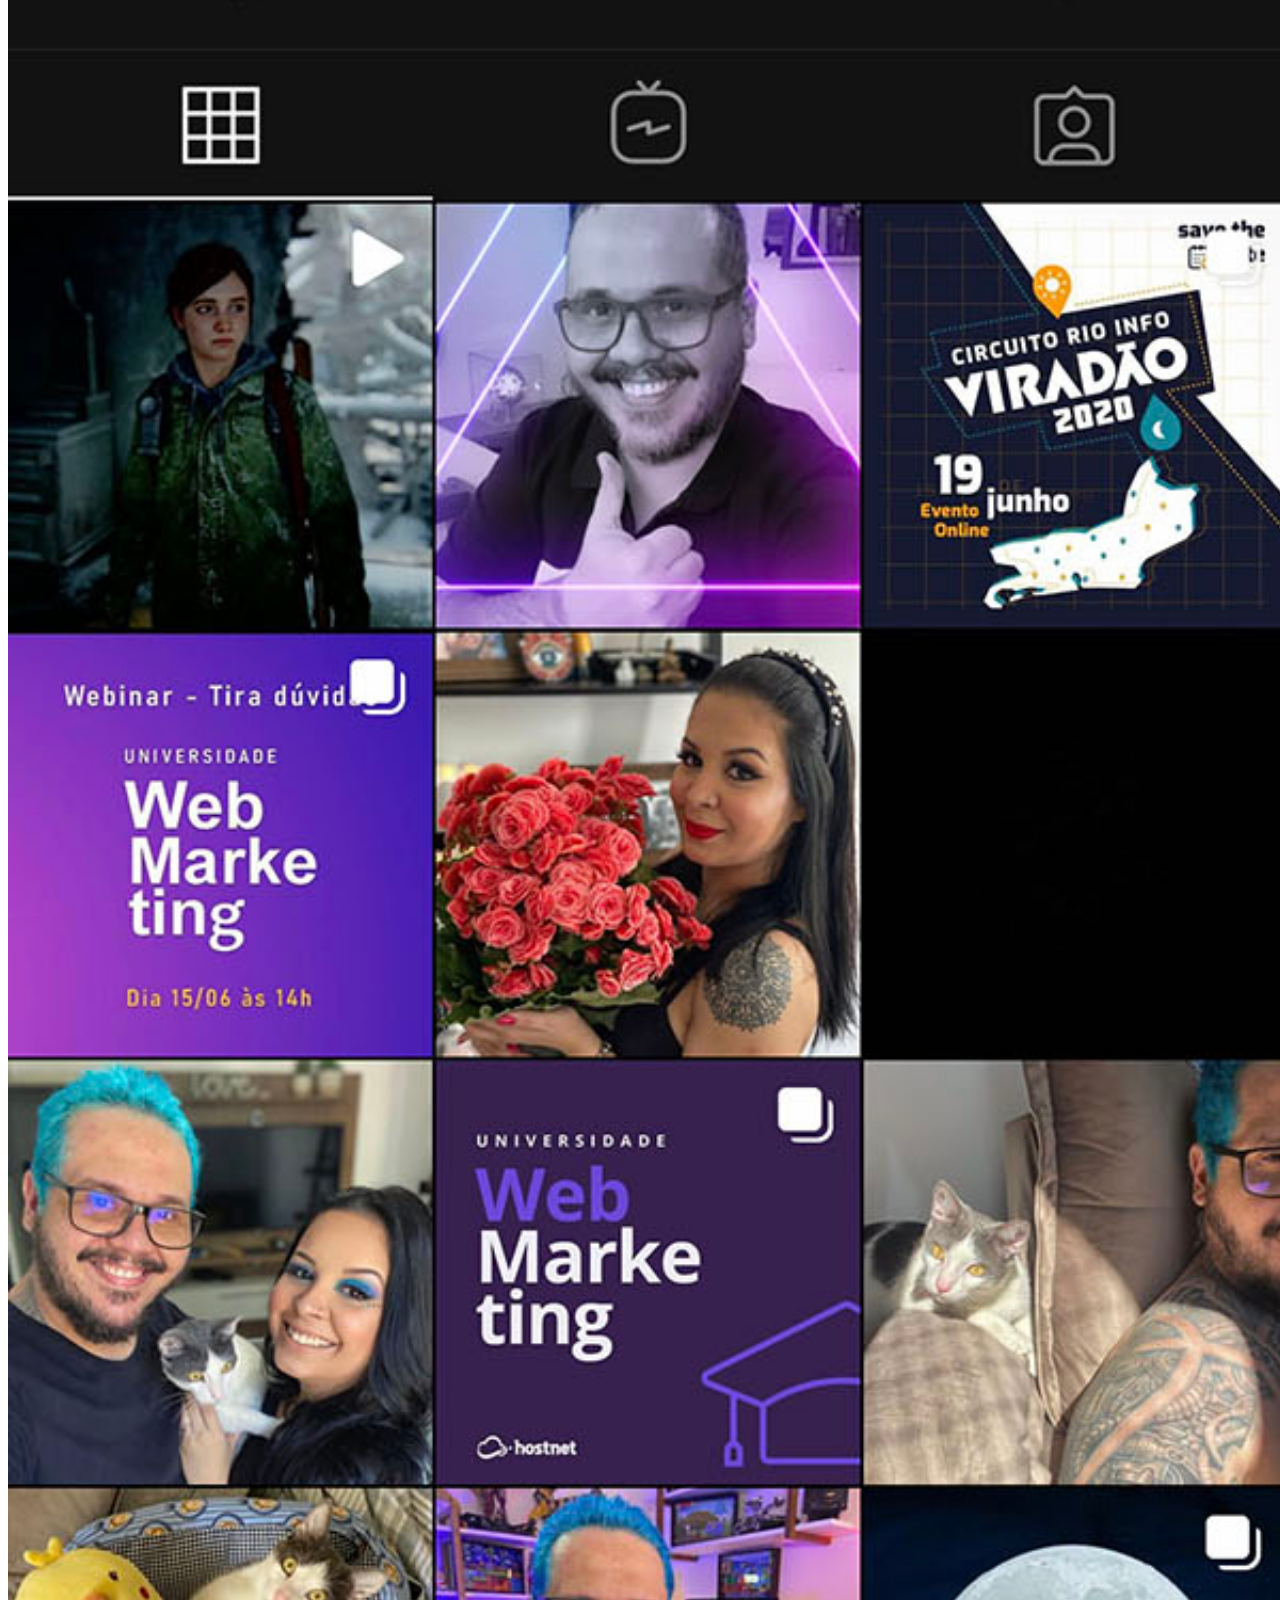
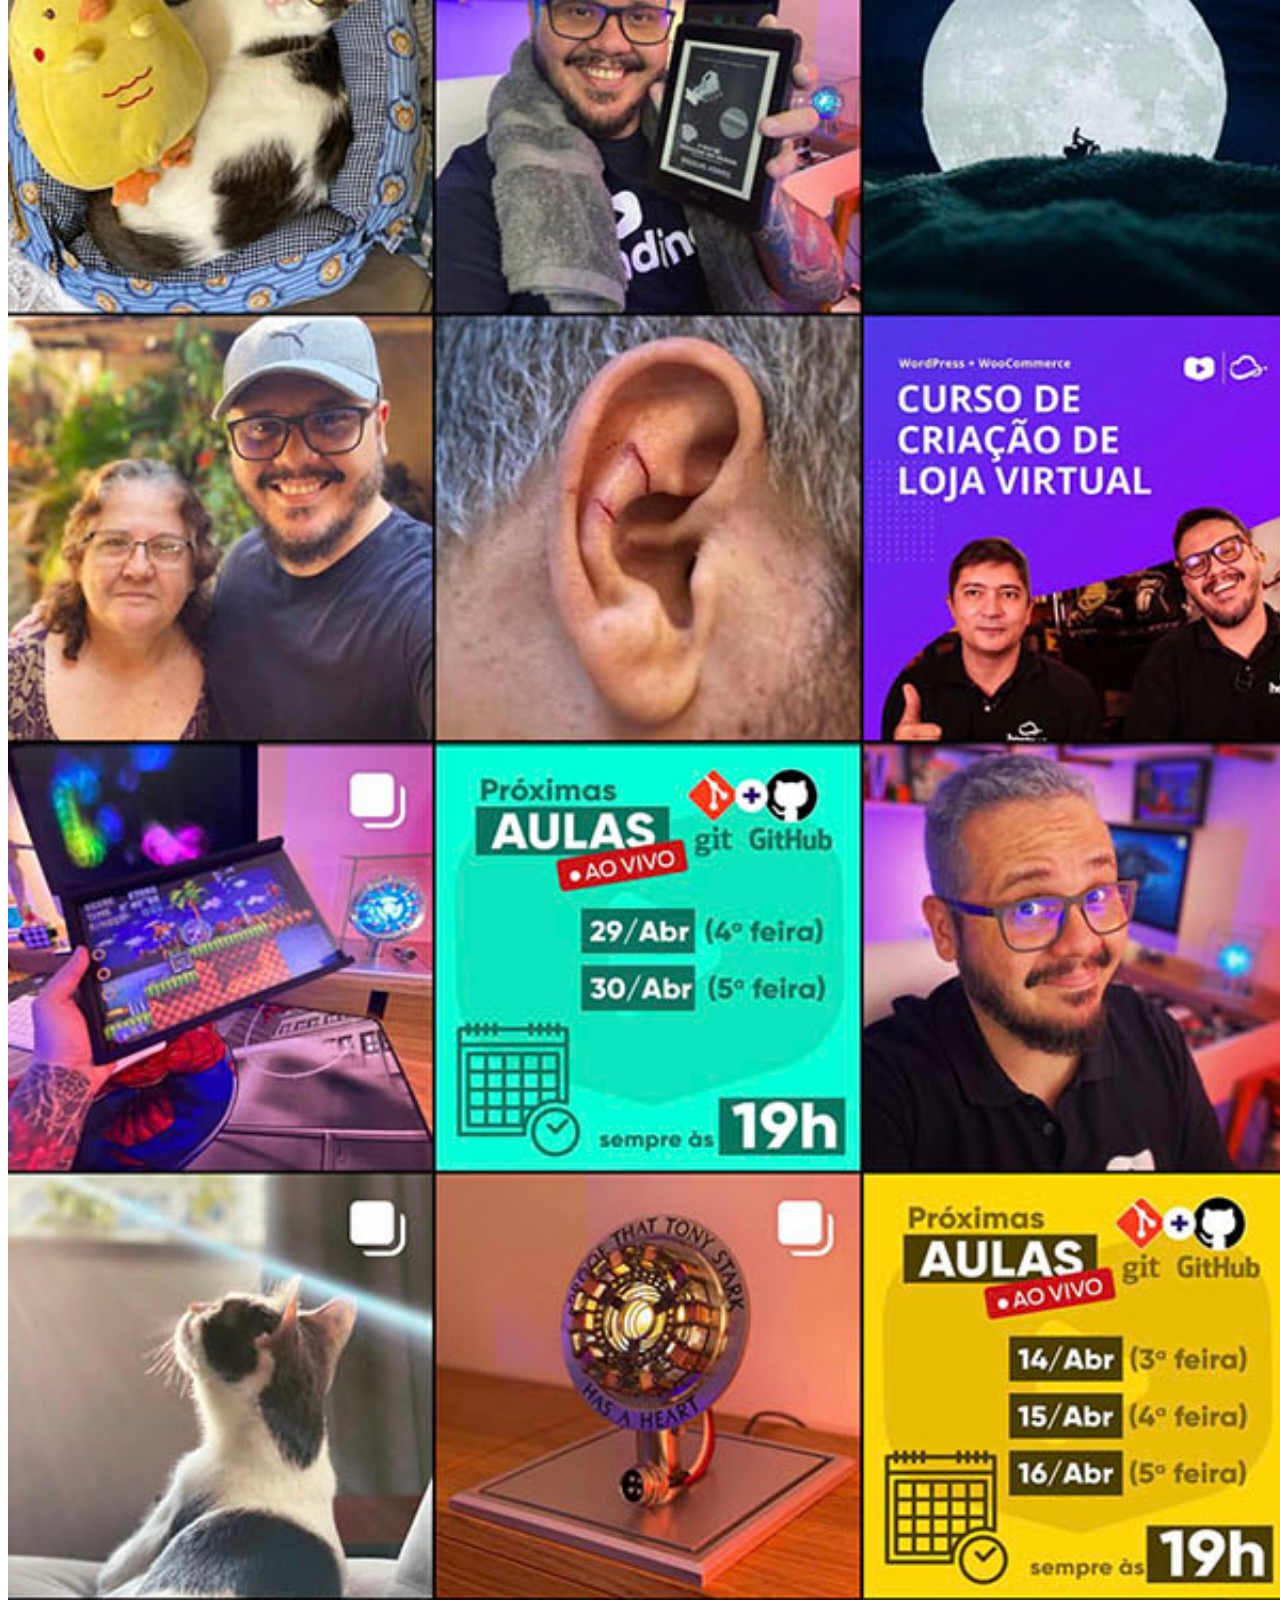
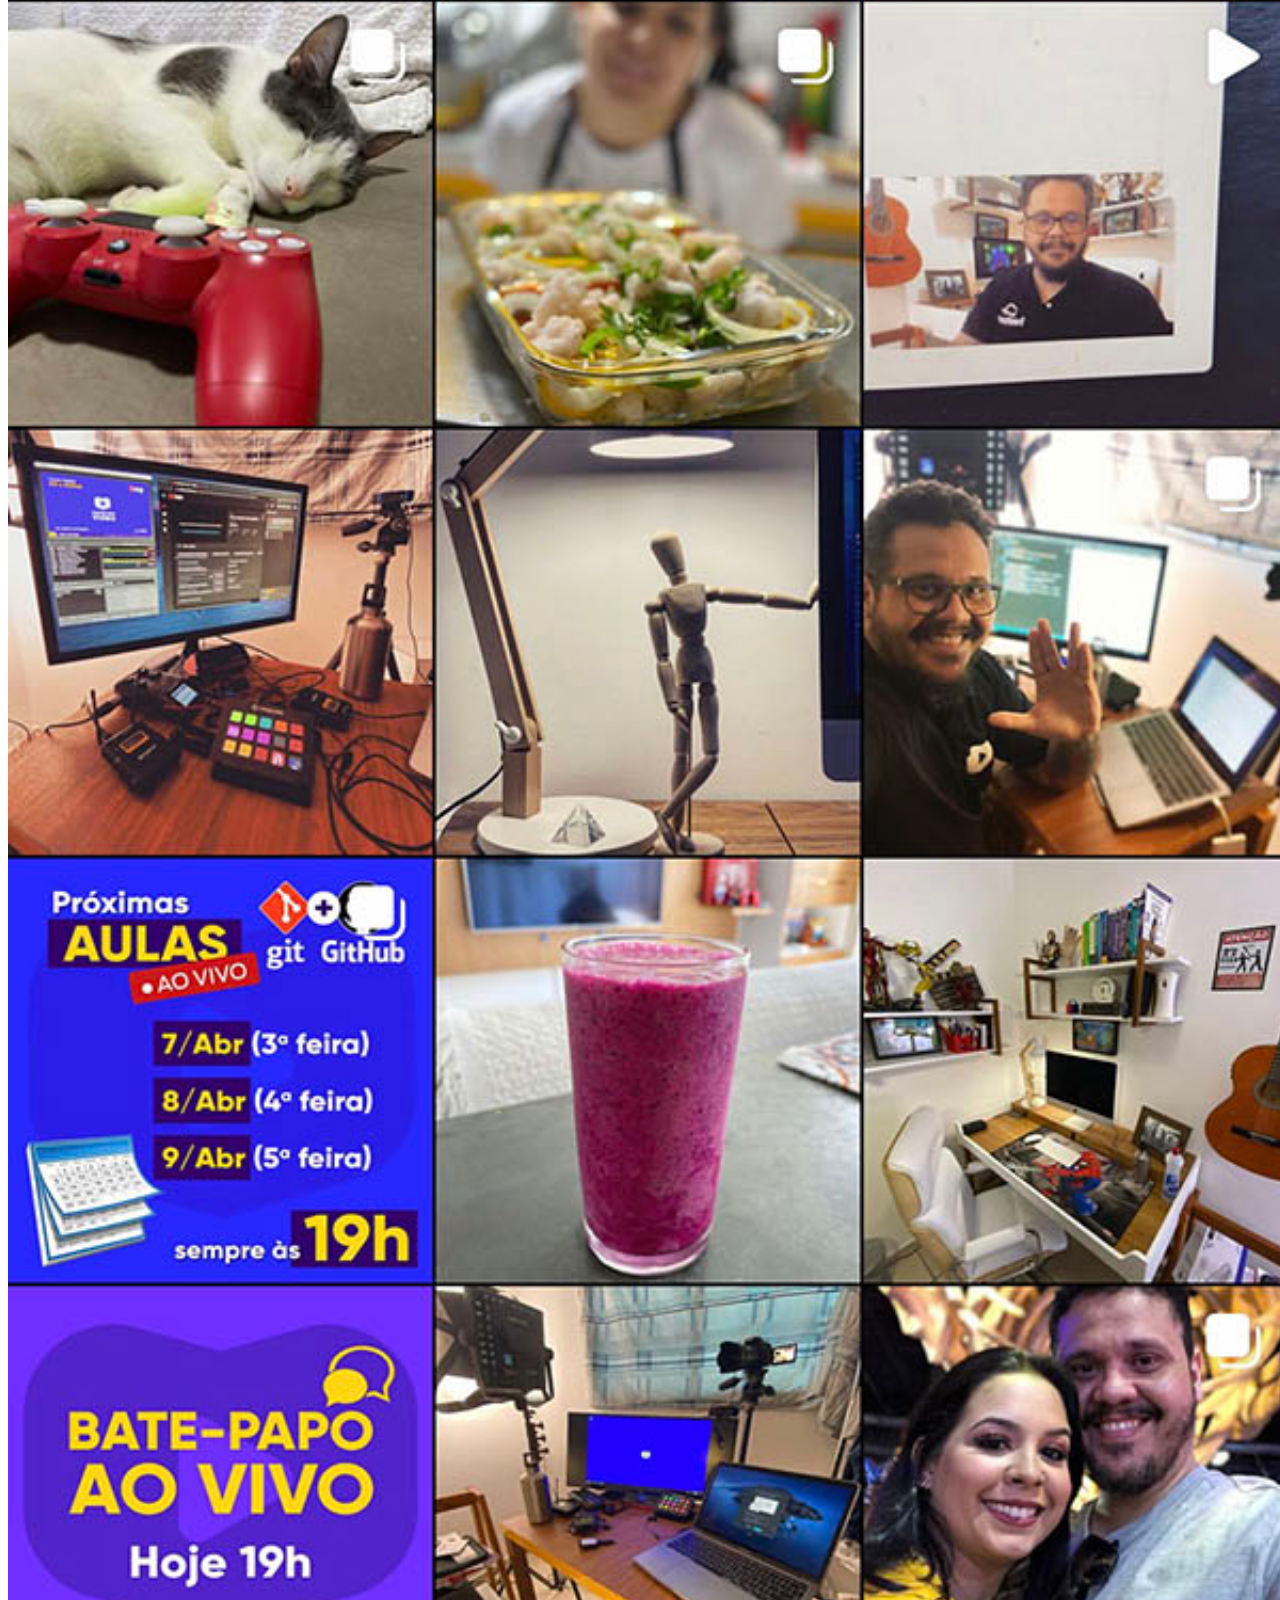
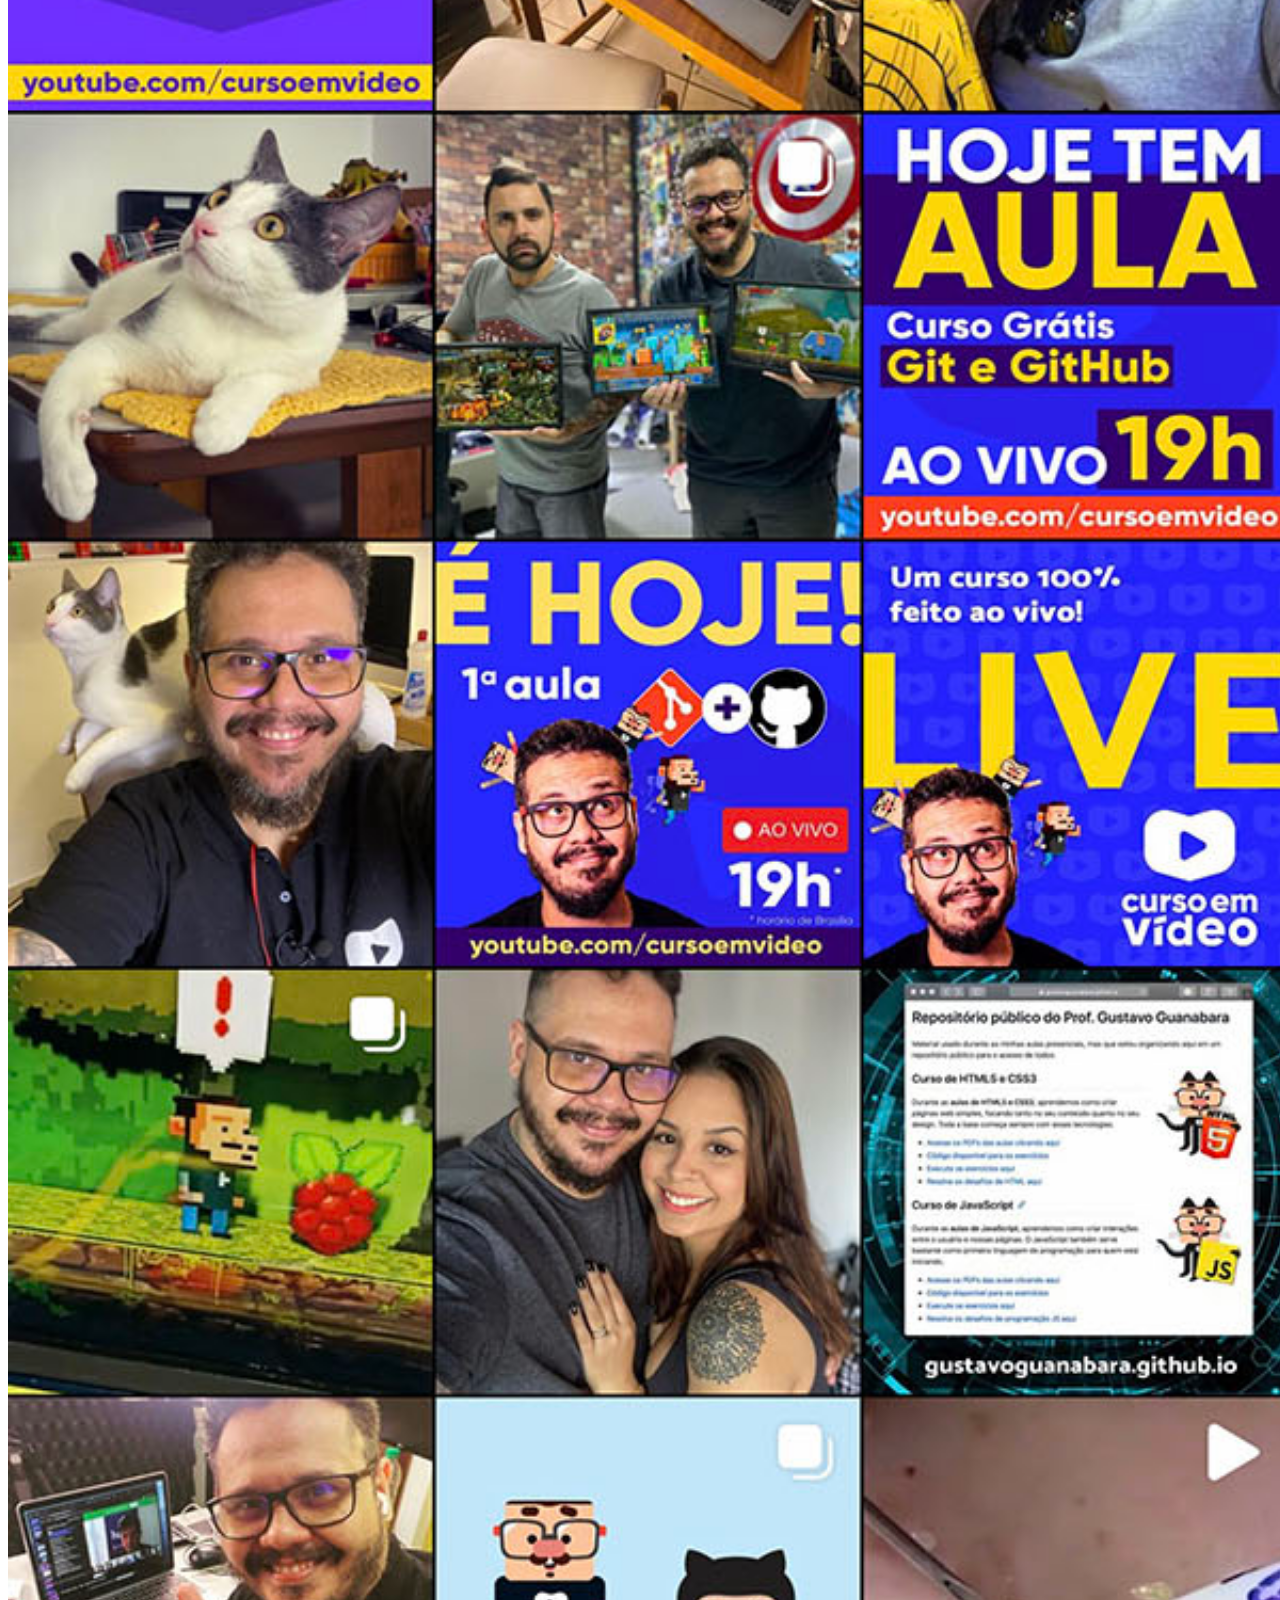
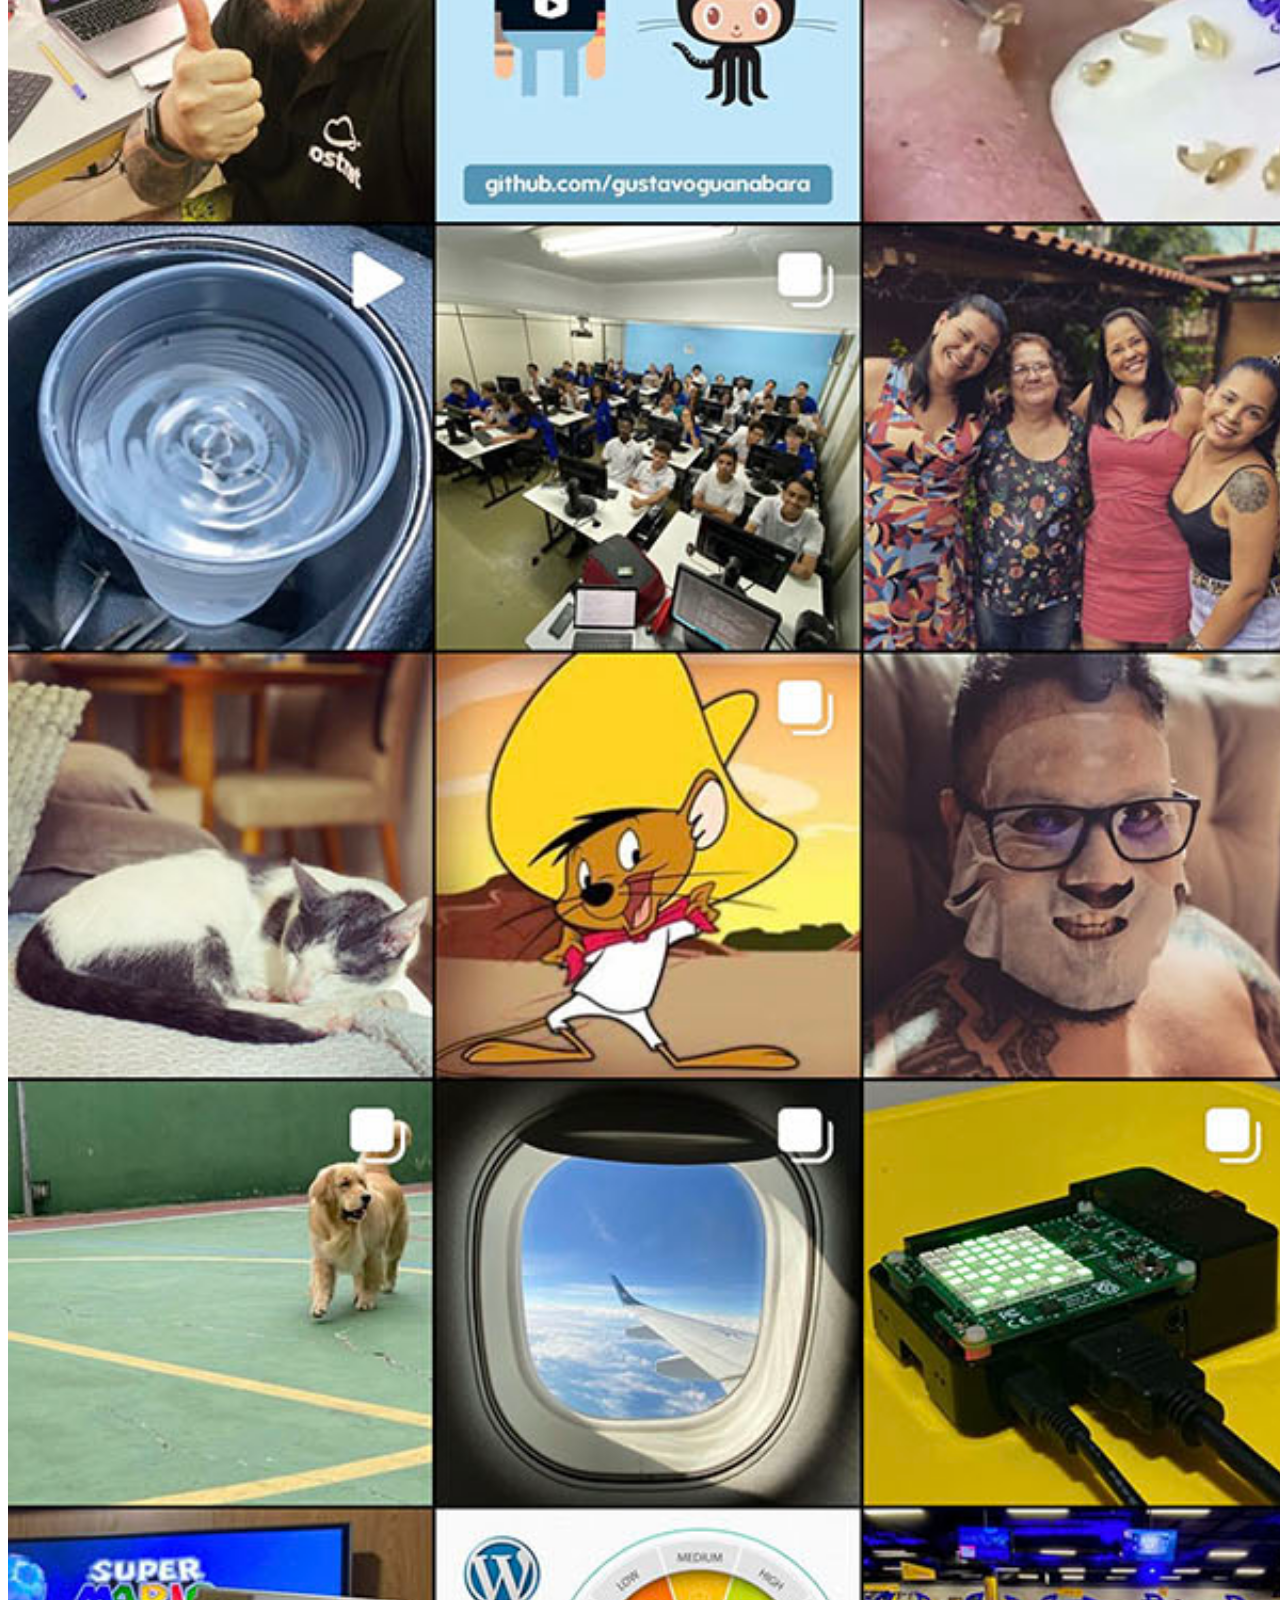
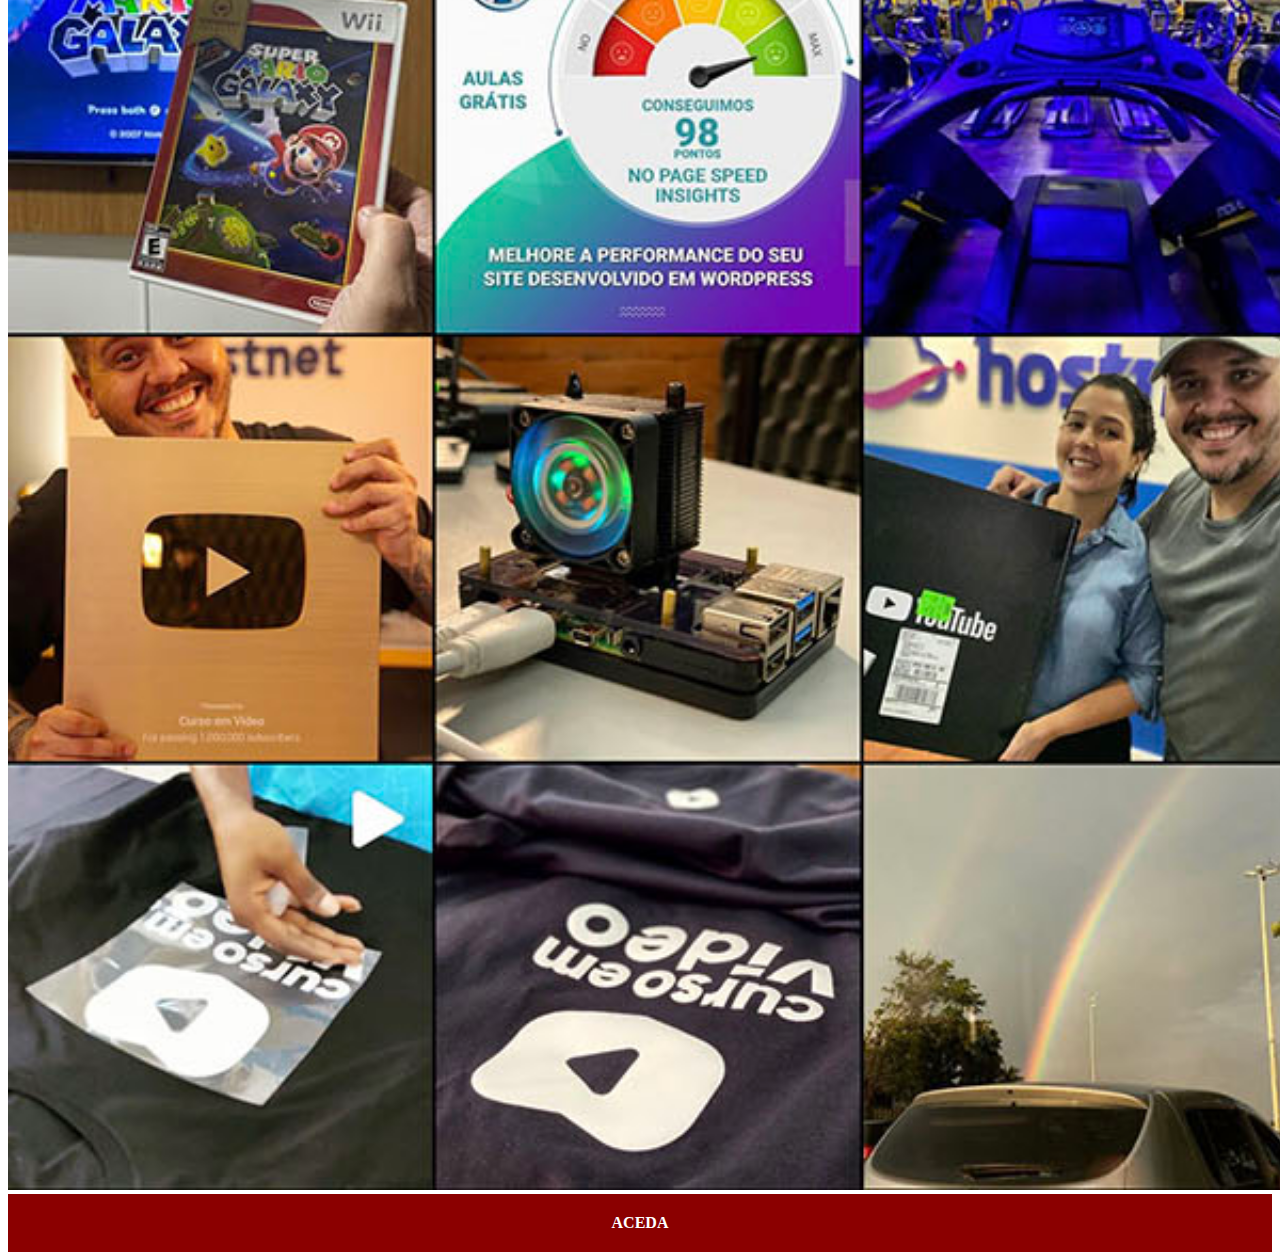
<file: Redes-sociais/instagram.html>
<!DOCTYPE html>
<html lang="pt">
<head>
    <meta charset="UTF-8">
    <meta name="viewport" content="width=device-width, initial-scale=1.0">
    <title>Instagram</title>
    <link rel="stylesheet" href="estilos/social.css">
</head>
<body>
    <img src="imagens/tela-instagram.jpg" alt="Instagram">
    <a href="https://www.instagram.com" target="_blank">ACEDA</a>
</body>
</html>
</file>
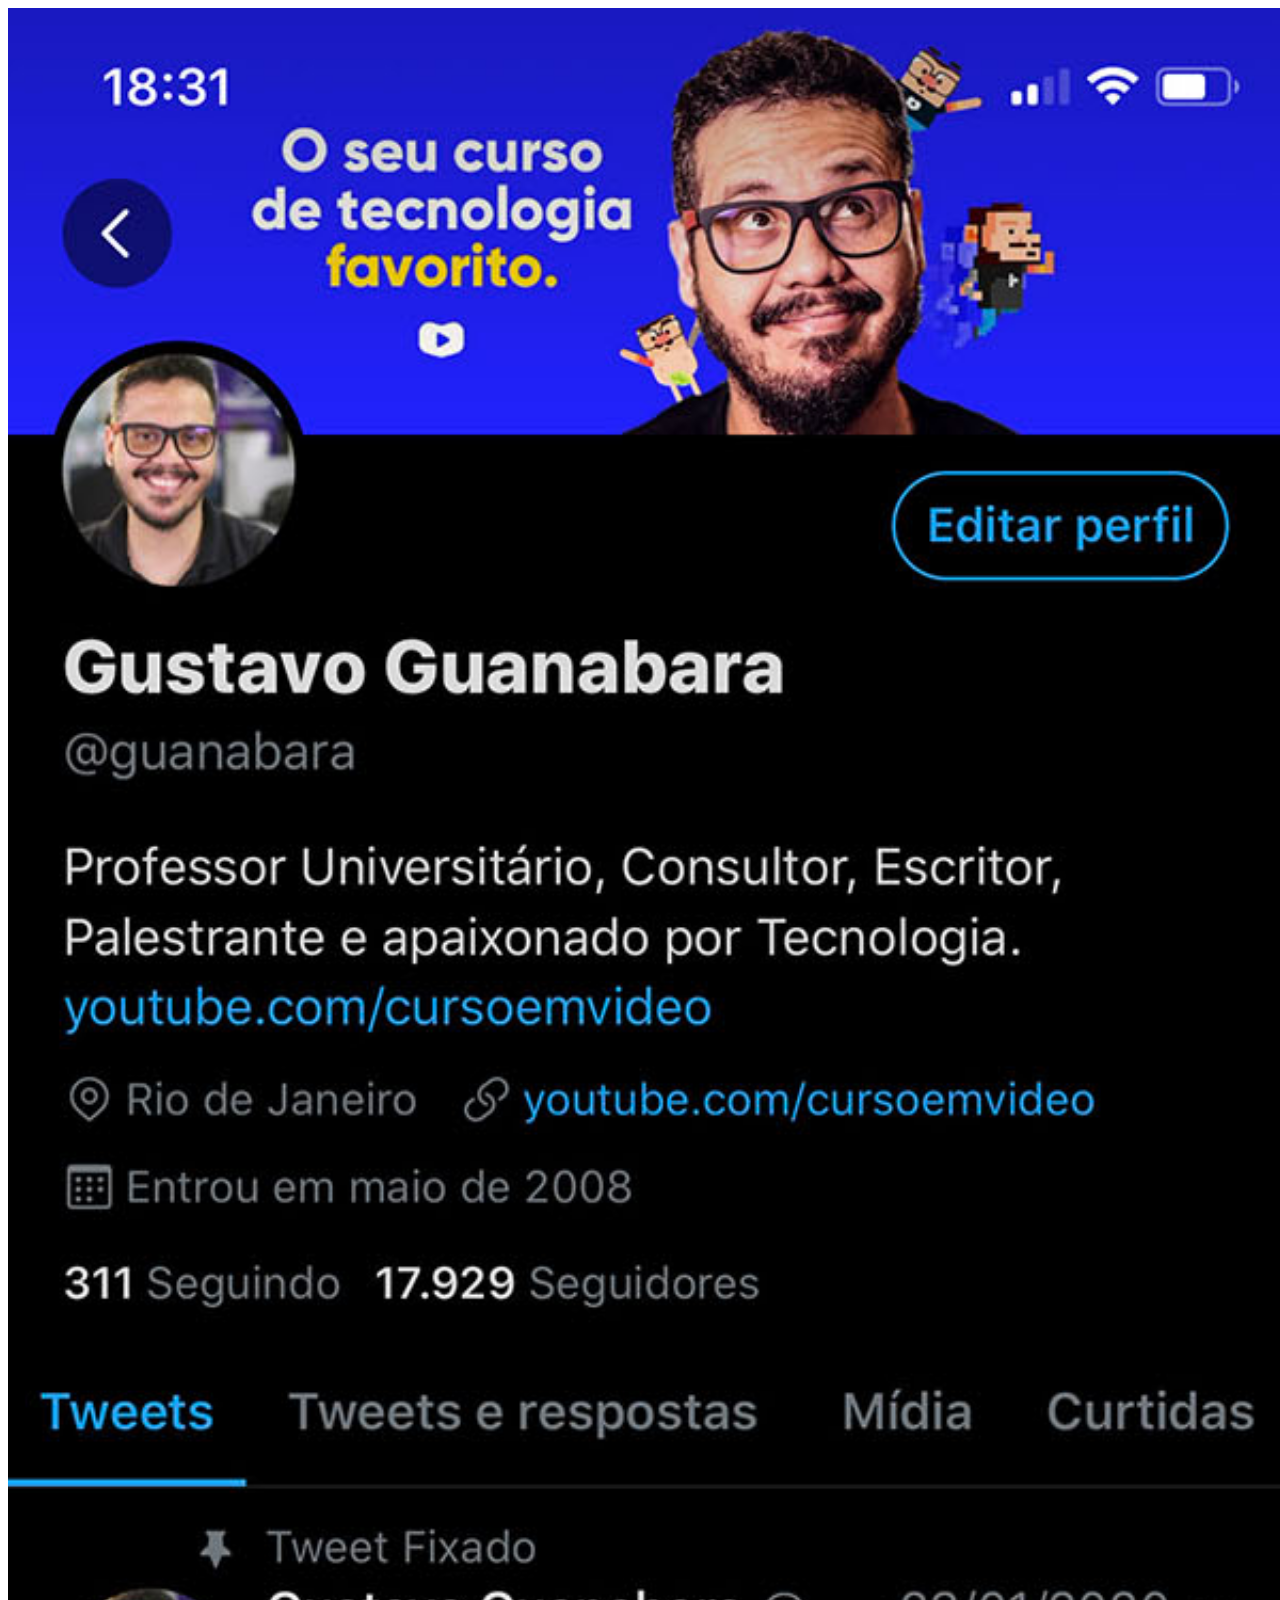
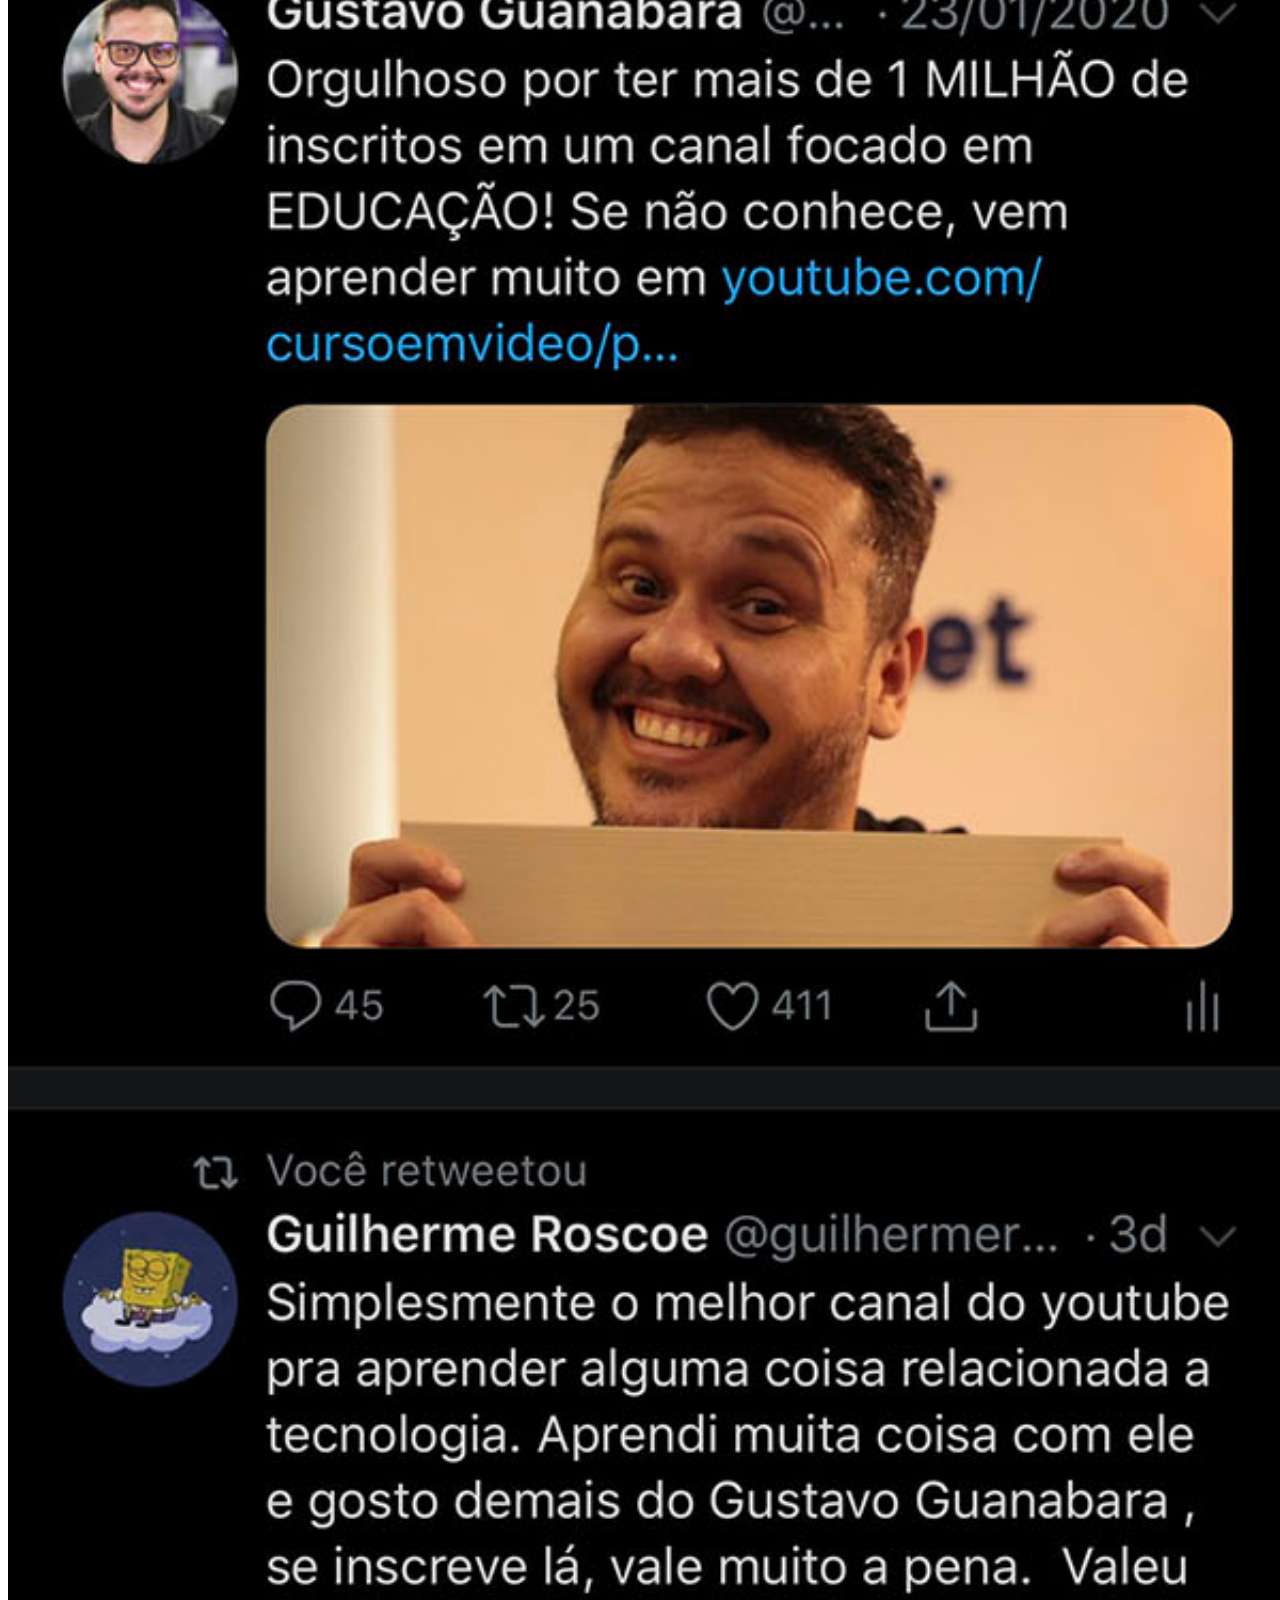
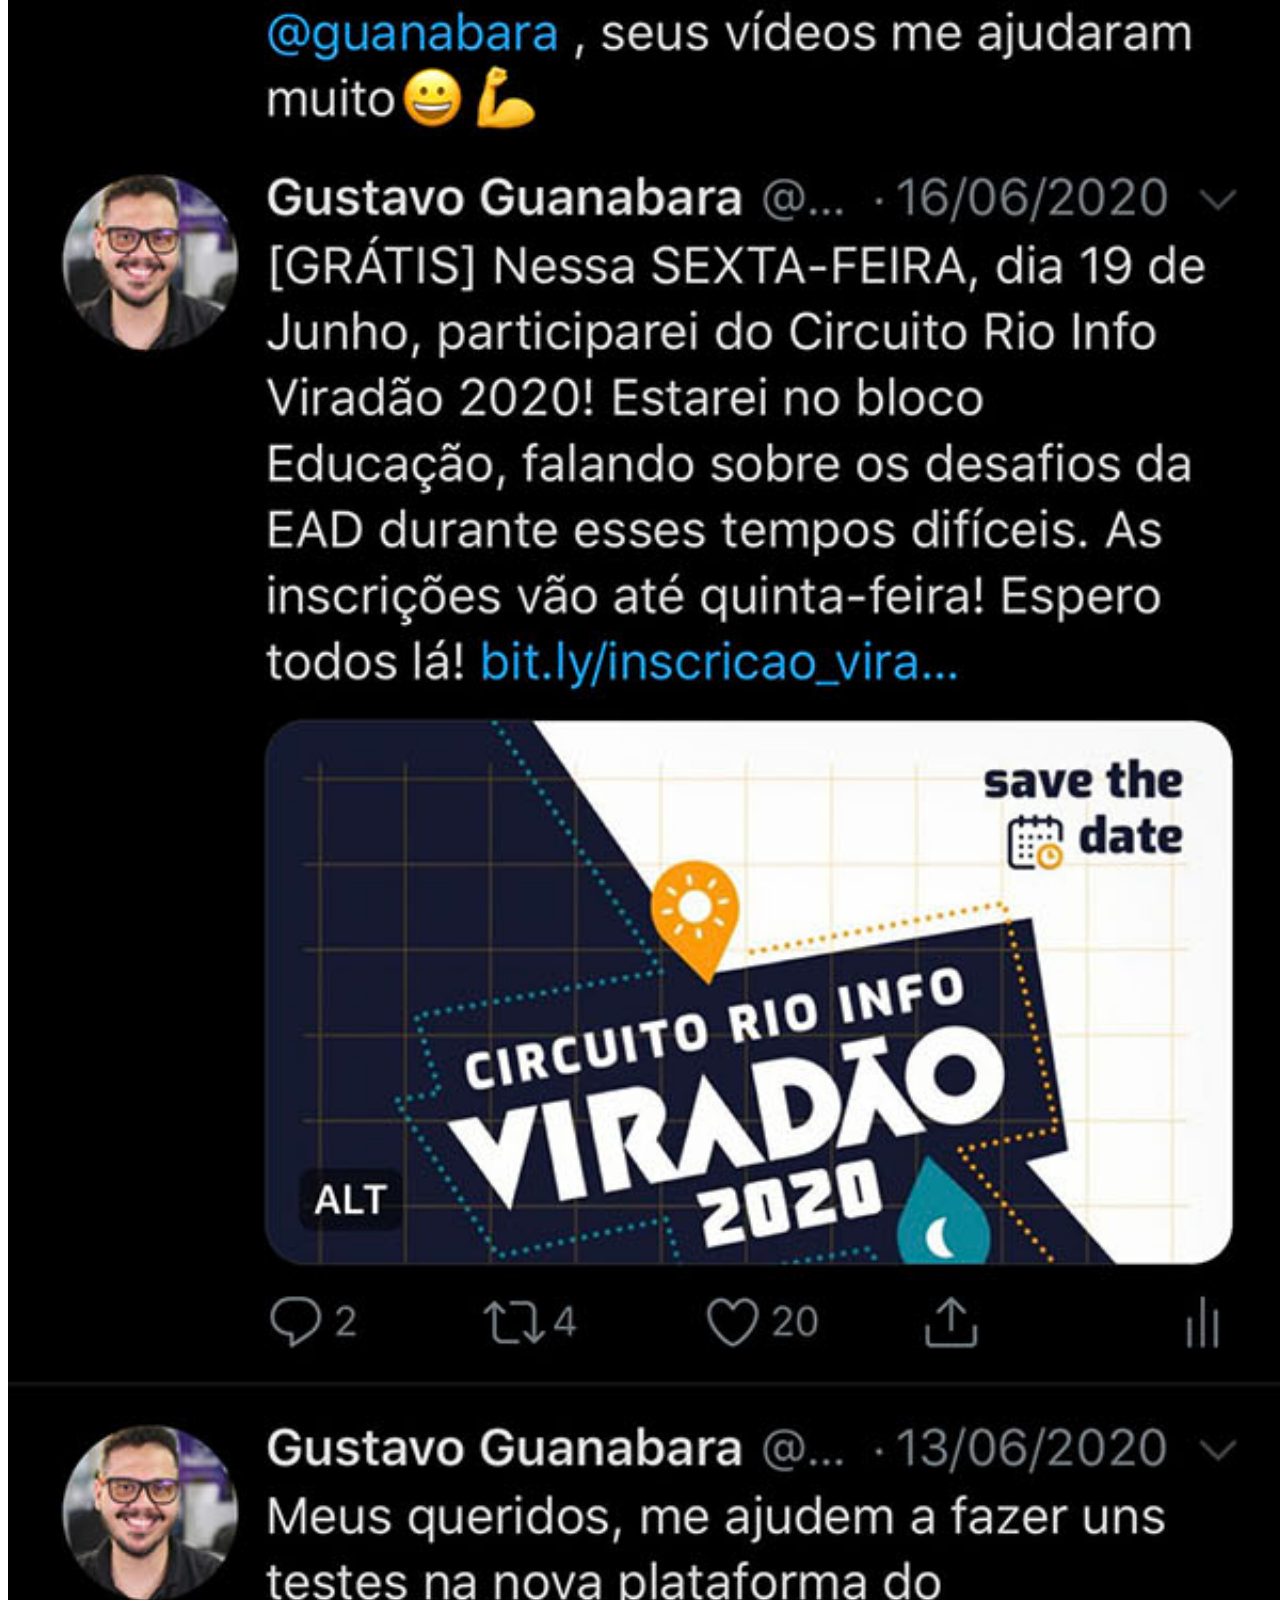
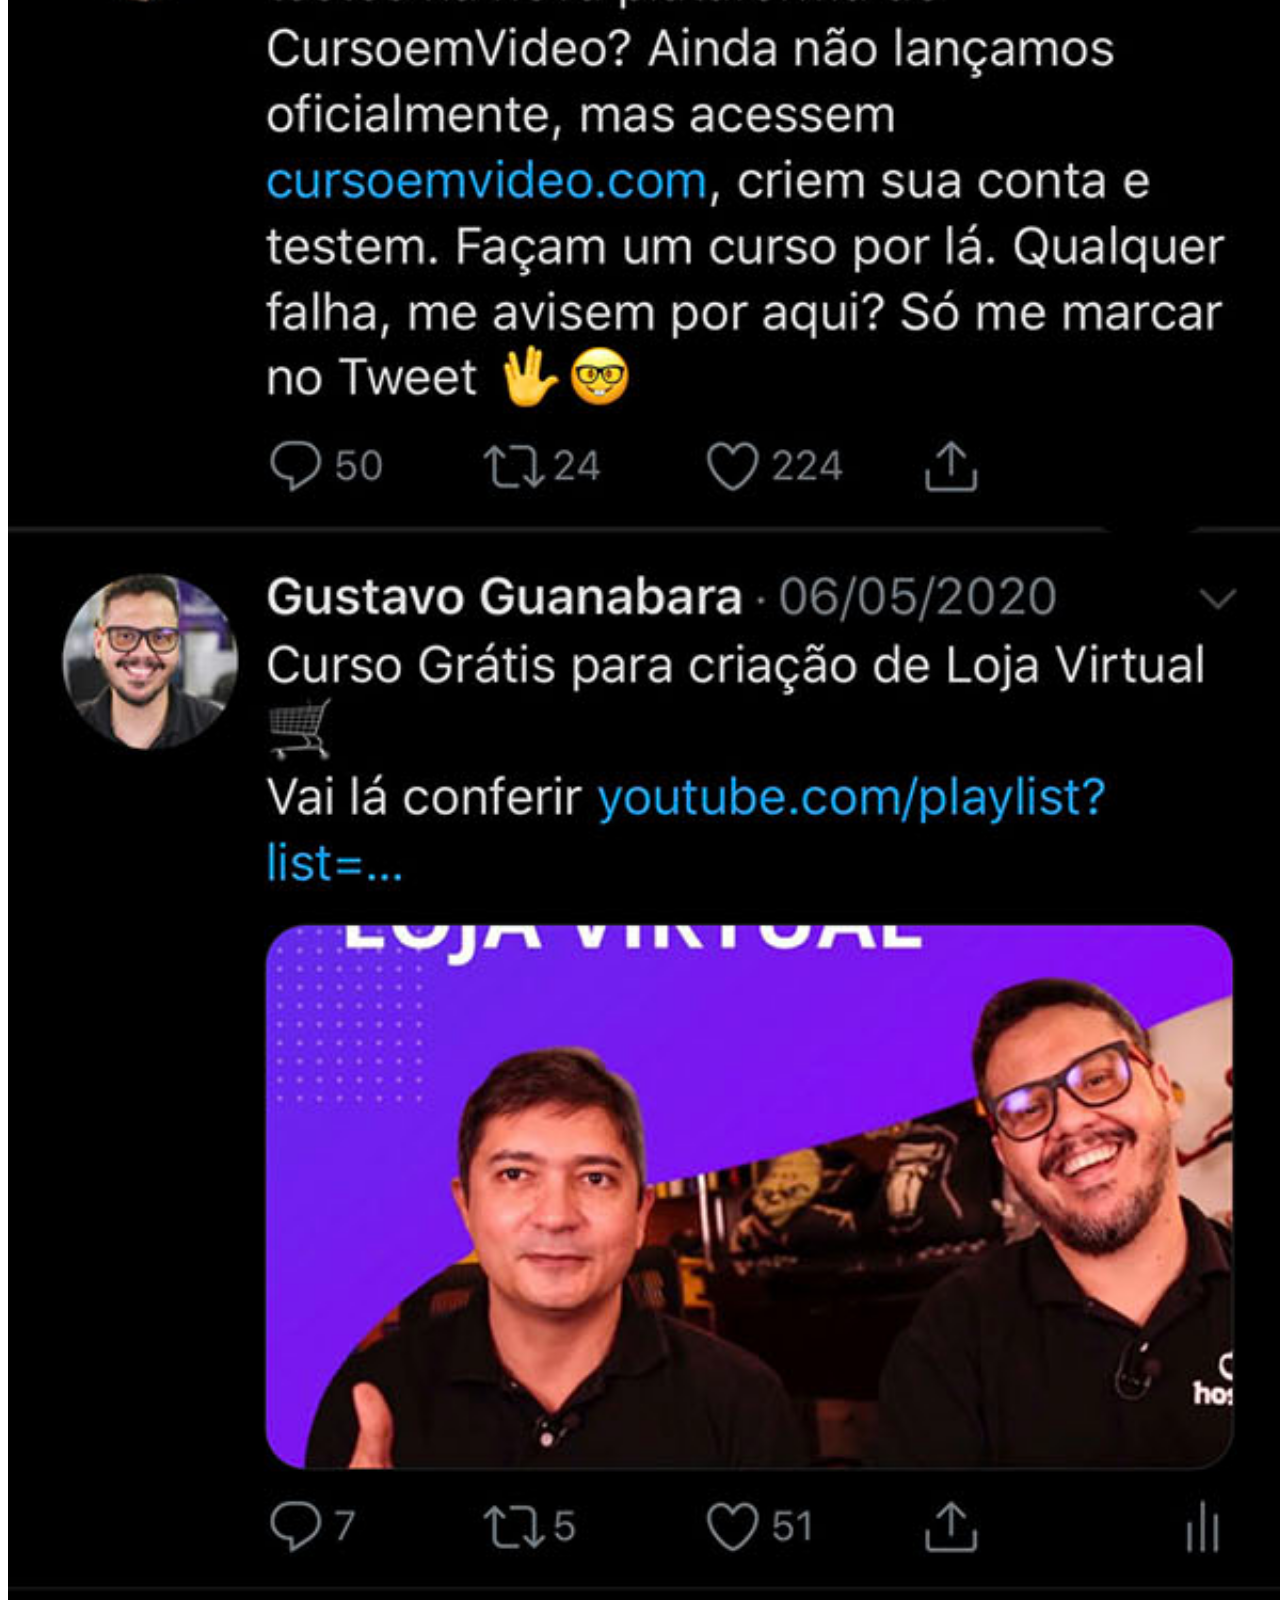
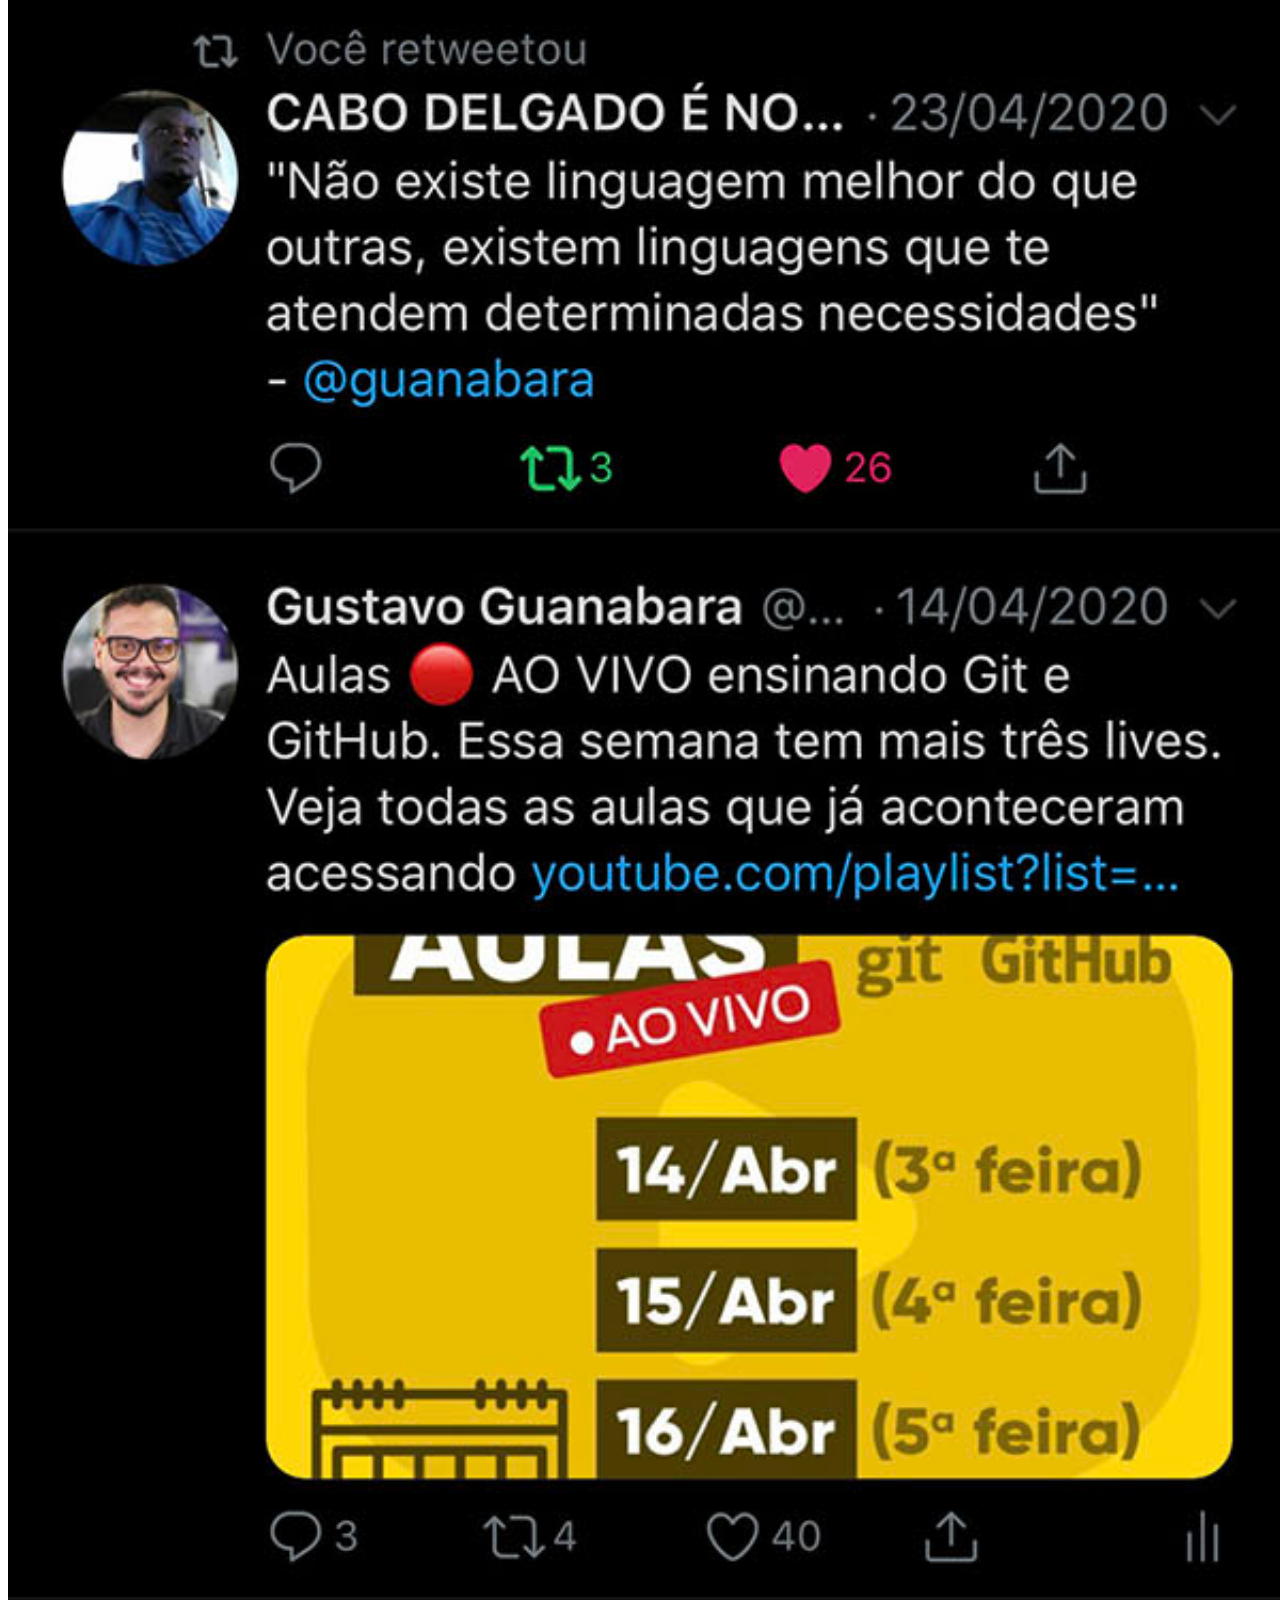
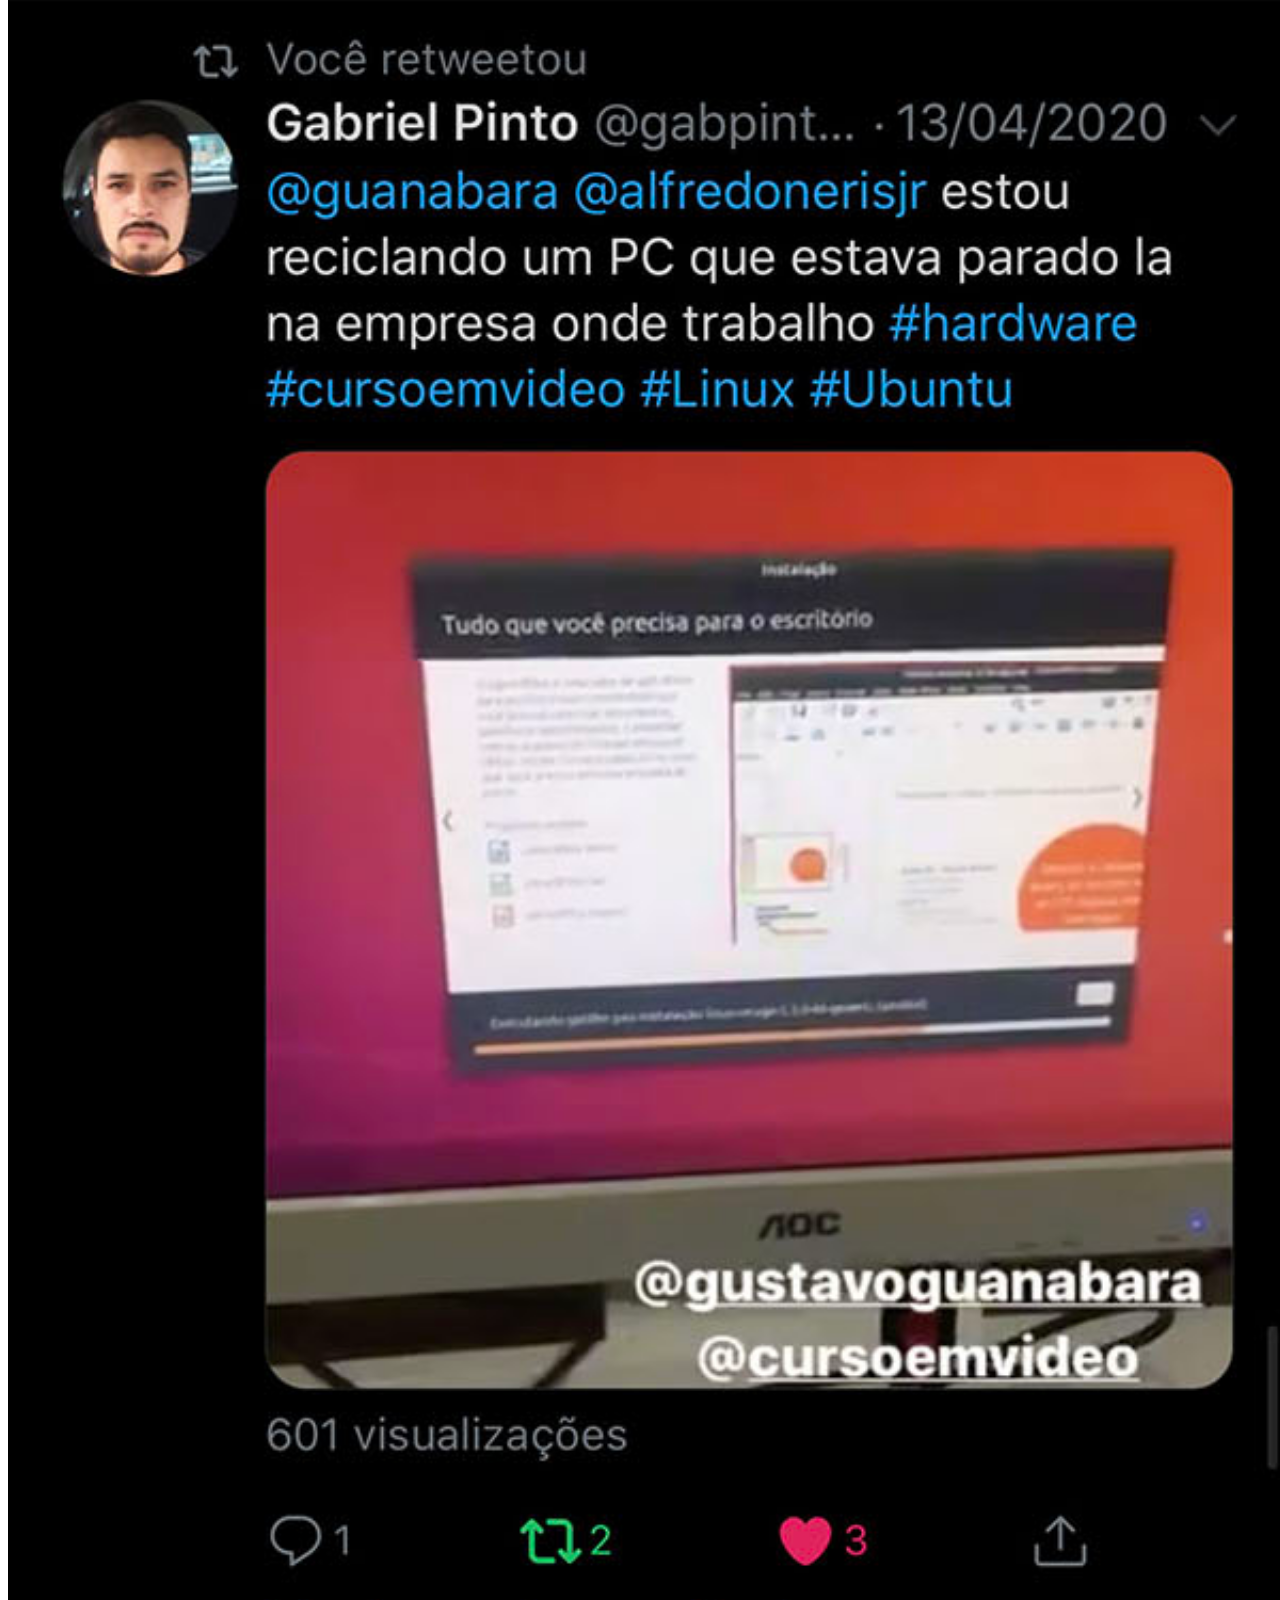
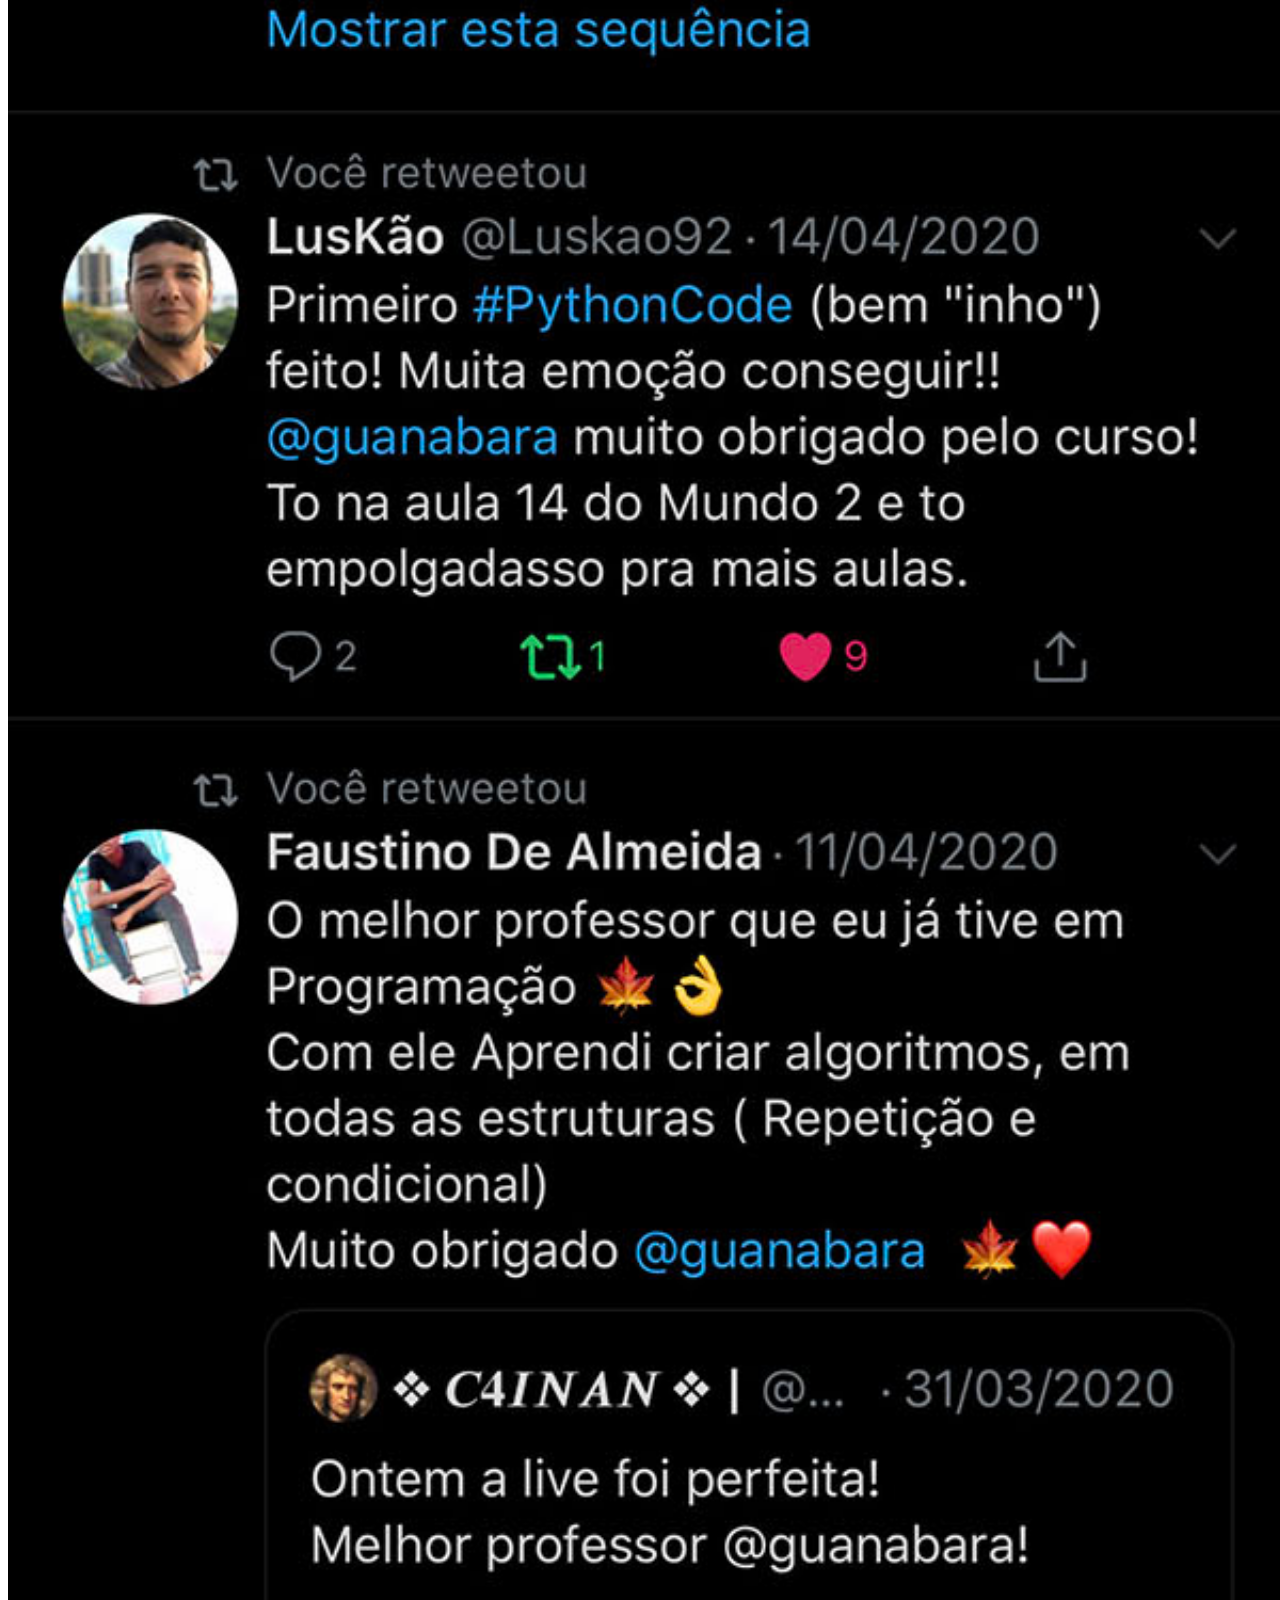
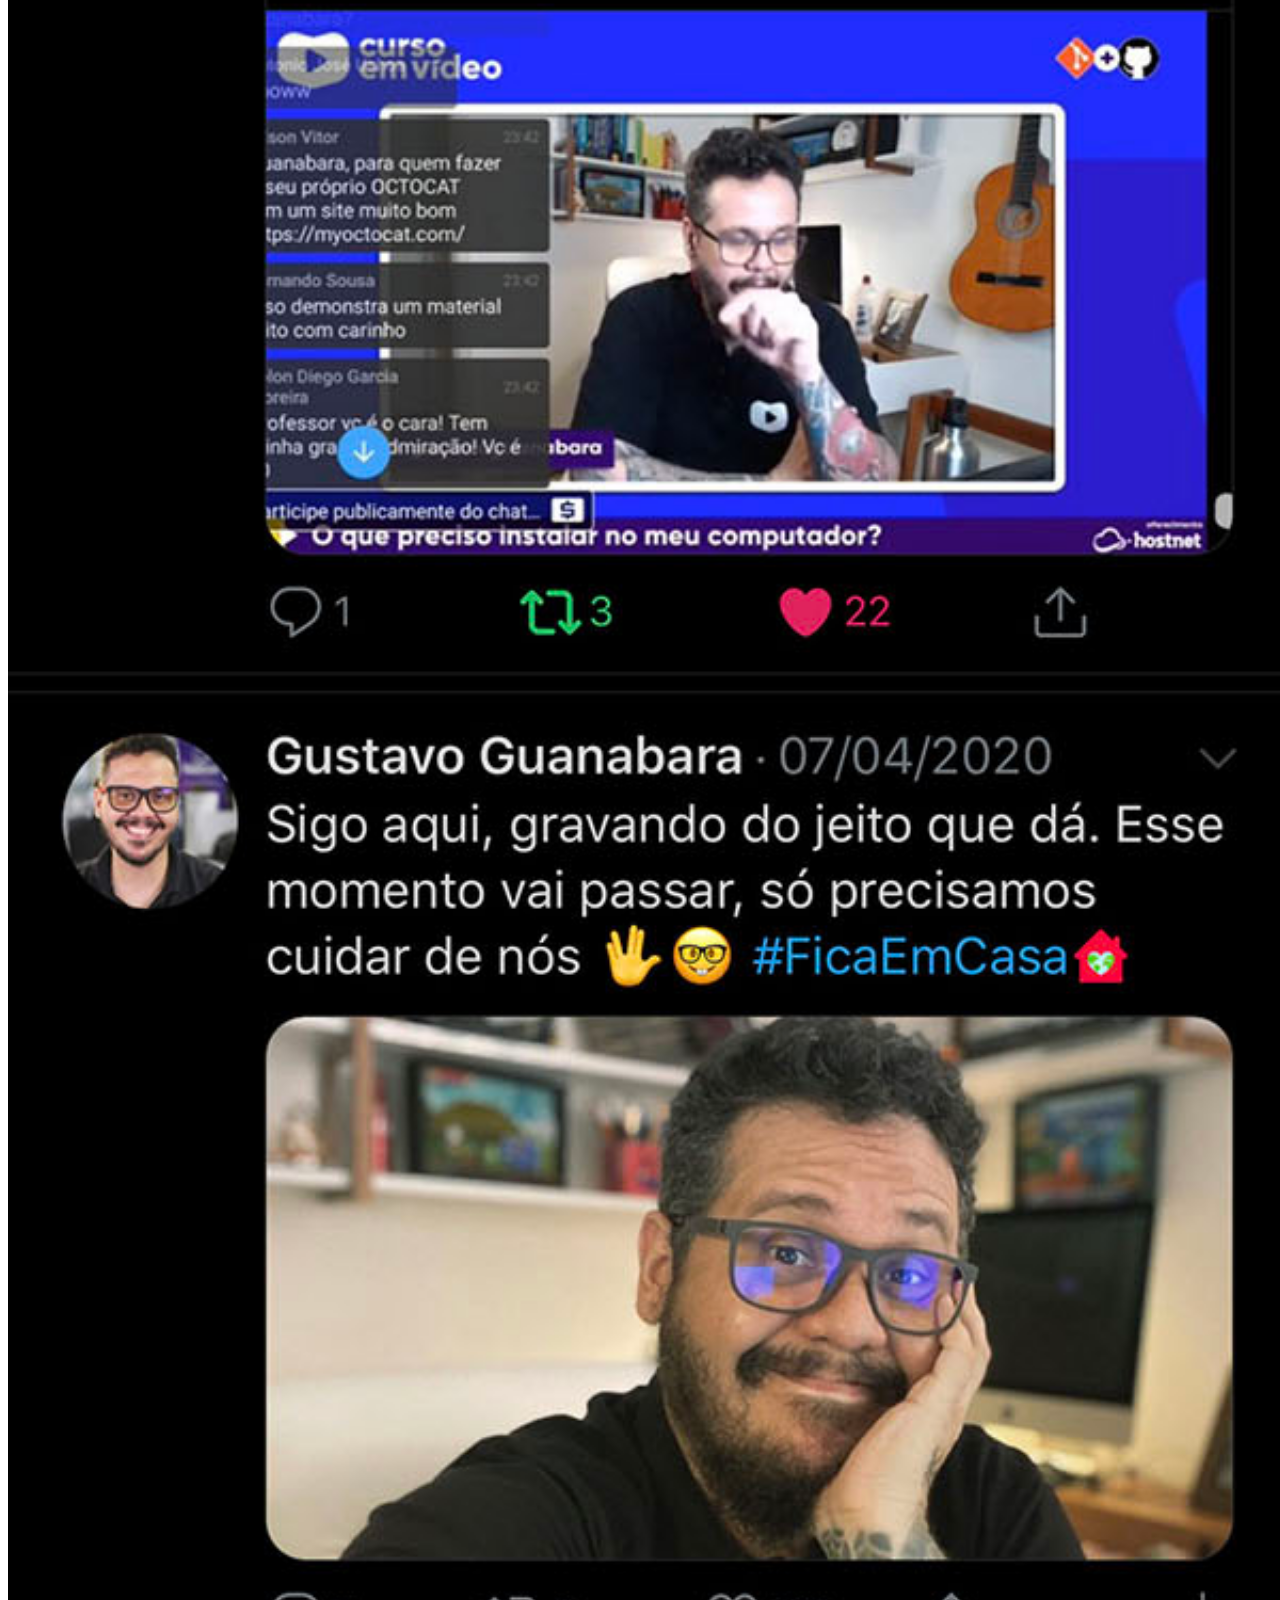
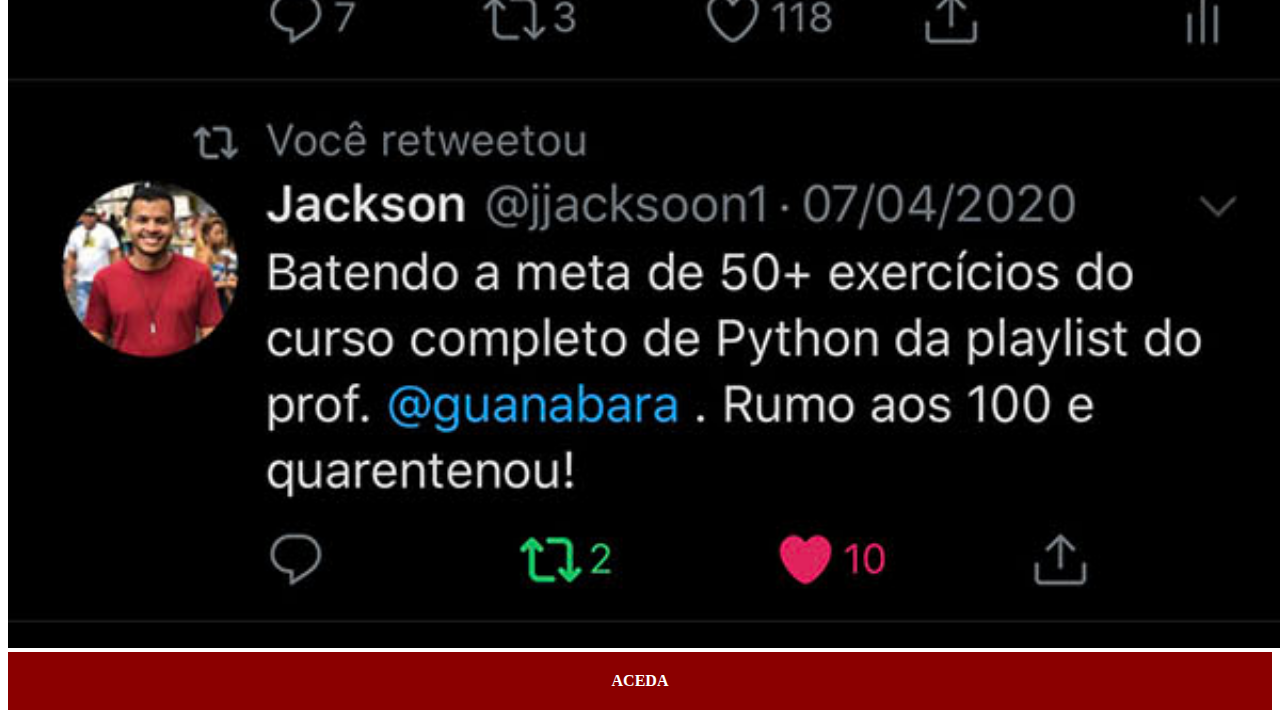
<file: Redes-sociais/x.html>
<!DOCTYPE html>
<html lang="pt">
<head>
    <meta charset="UTF-8">
    <meta name="viewport" content="width=device-width, initial-scale=1.0">
    <title>X</title>
    <link rel="stylesheet" href="estilos/social.css">
</head>
<body>
    <img src="imagens/tela-twitter.jpg" alt="X">
    <a href="https://www.twitter.com" target="_blank">ACEDA</a>
</body>
</html>
</file>
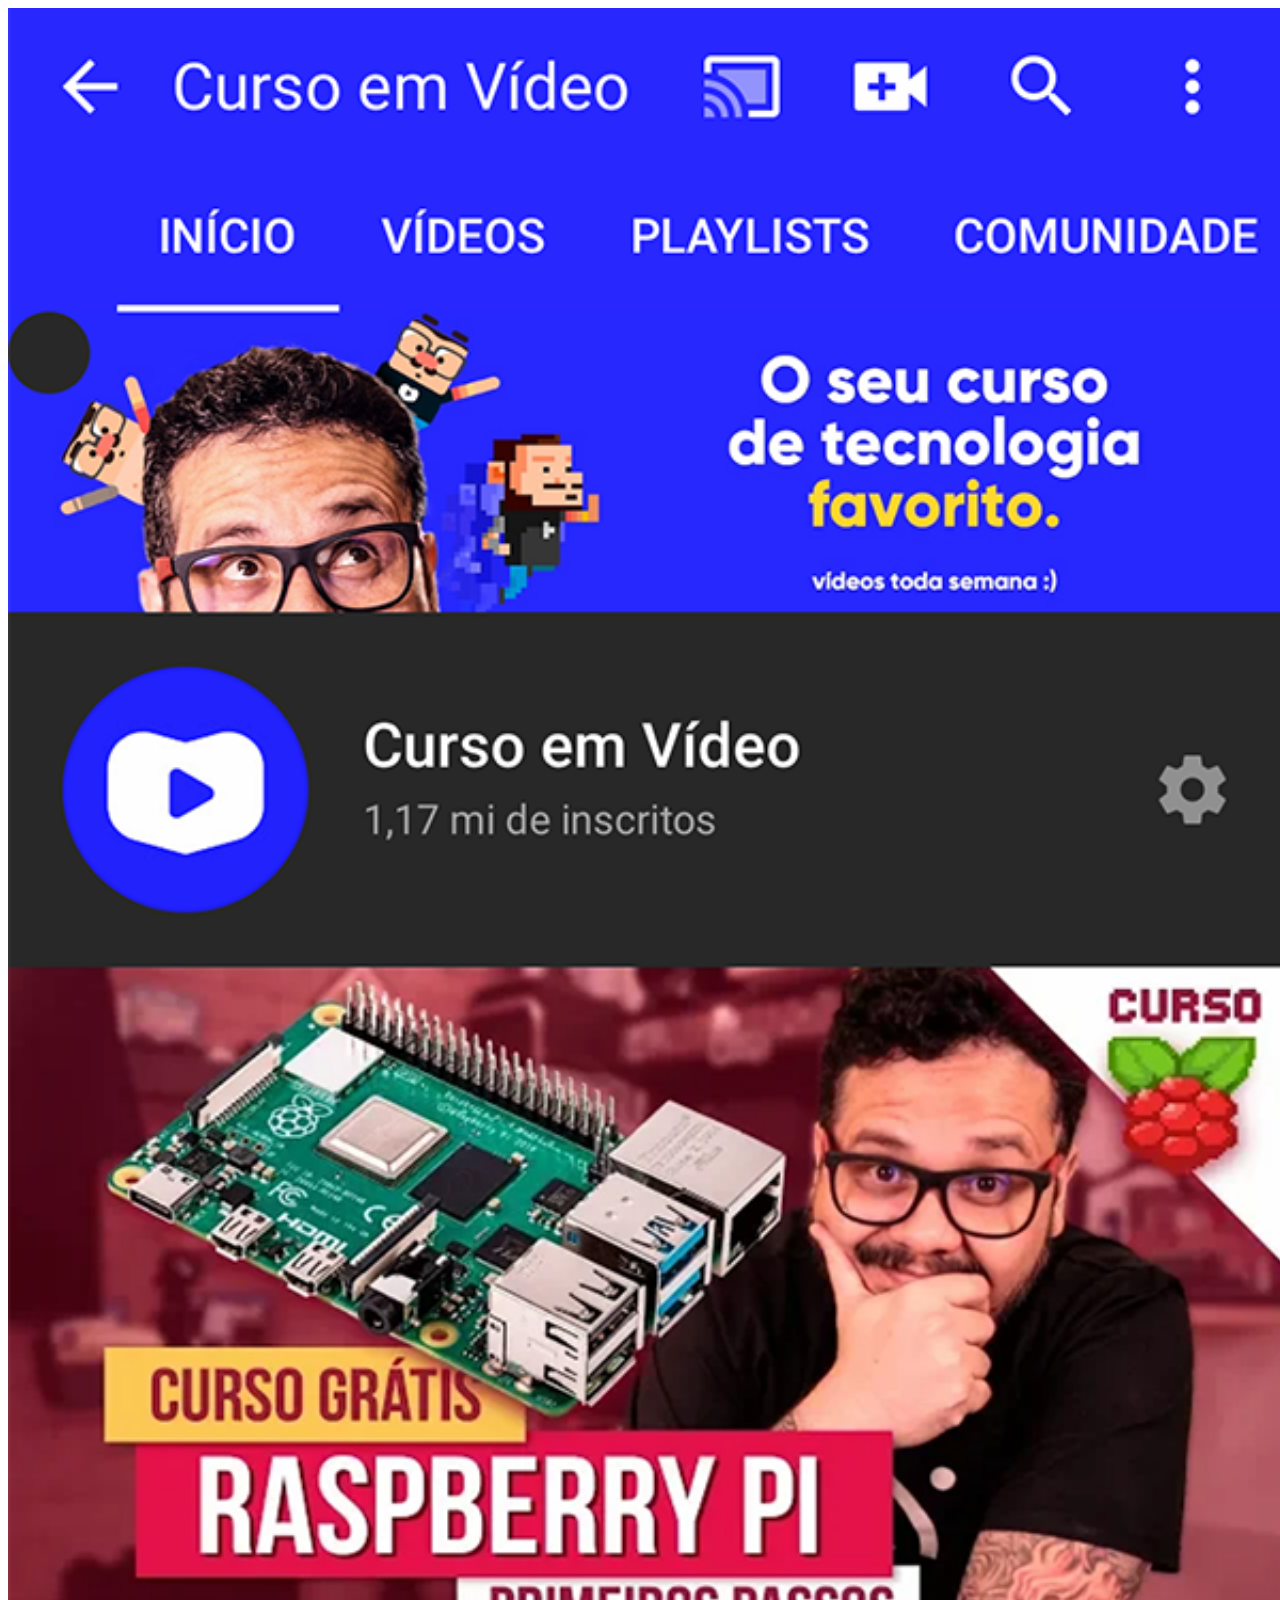
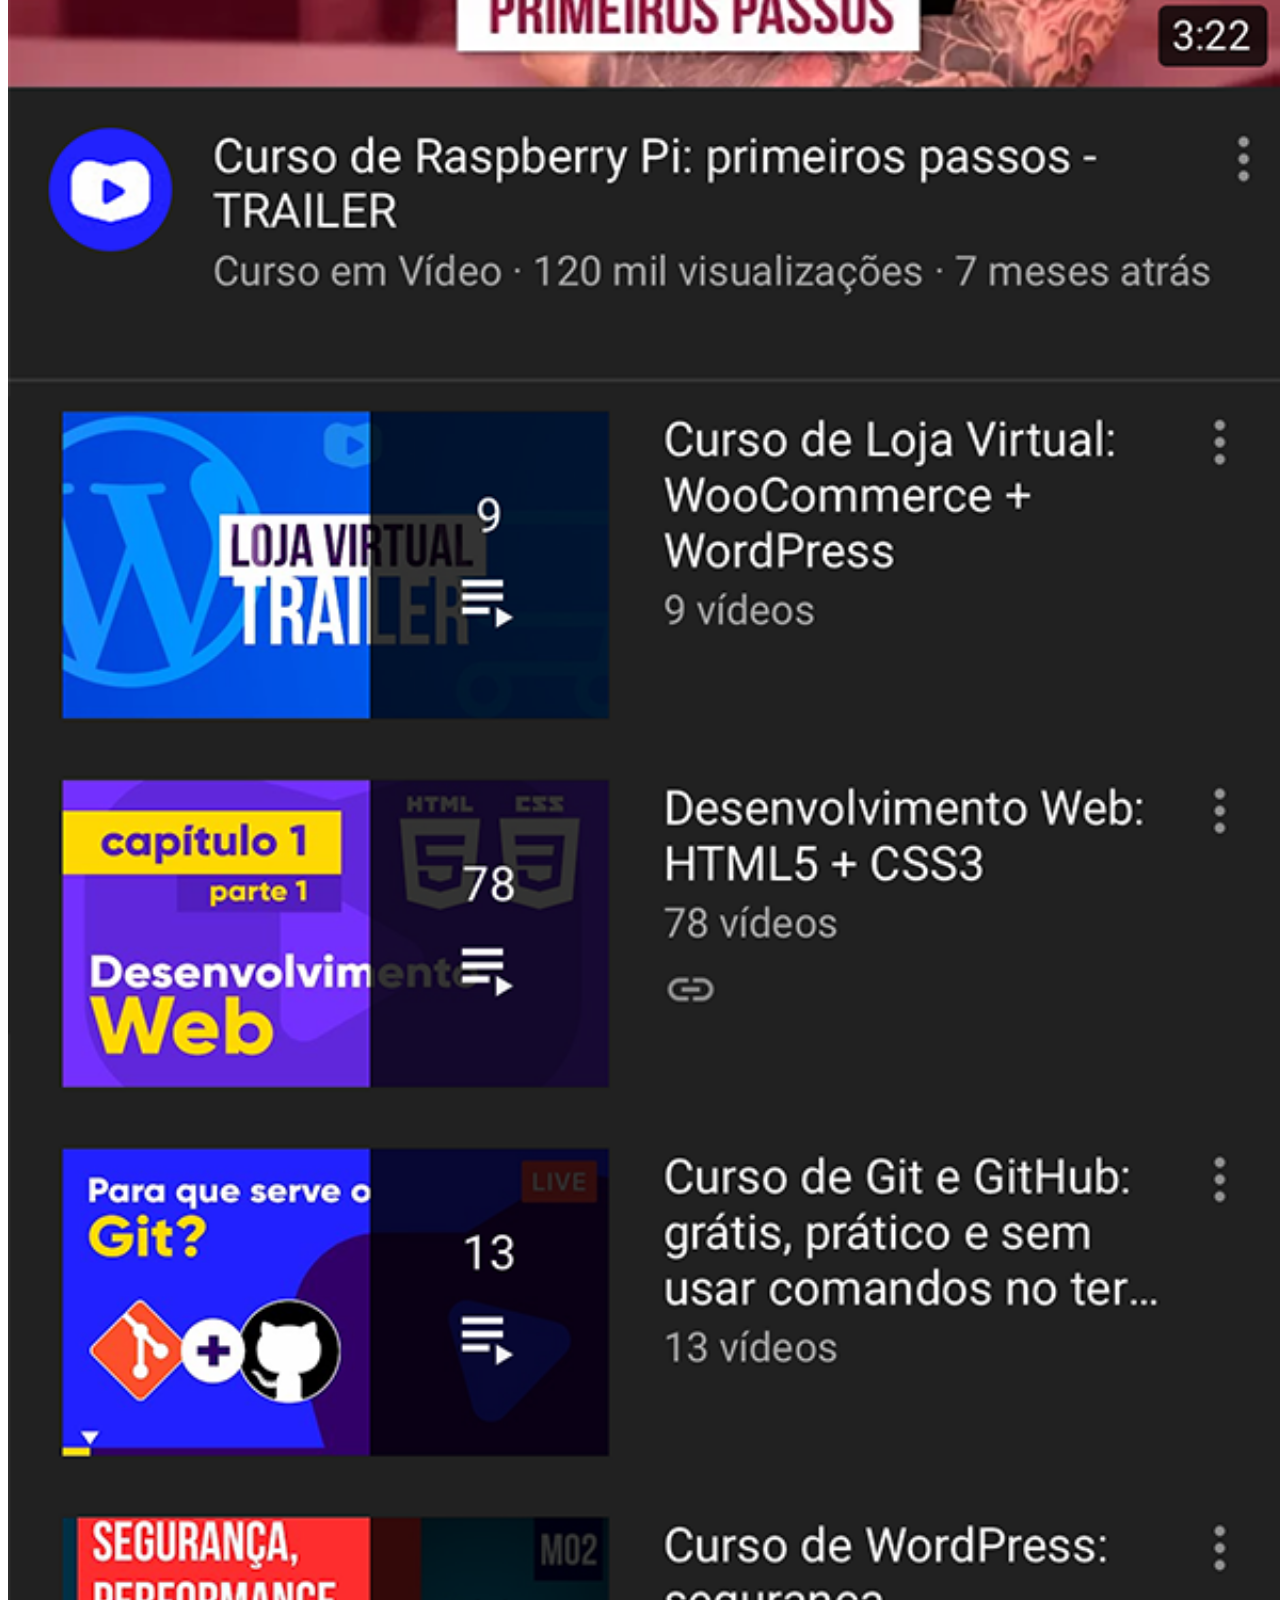
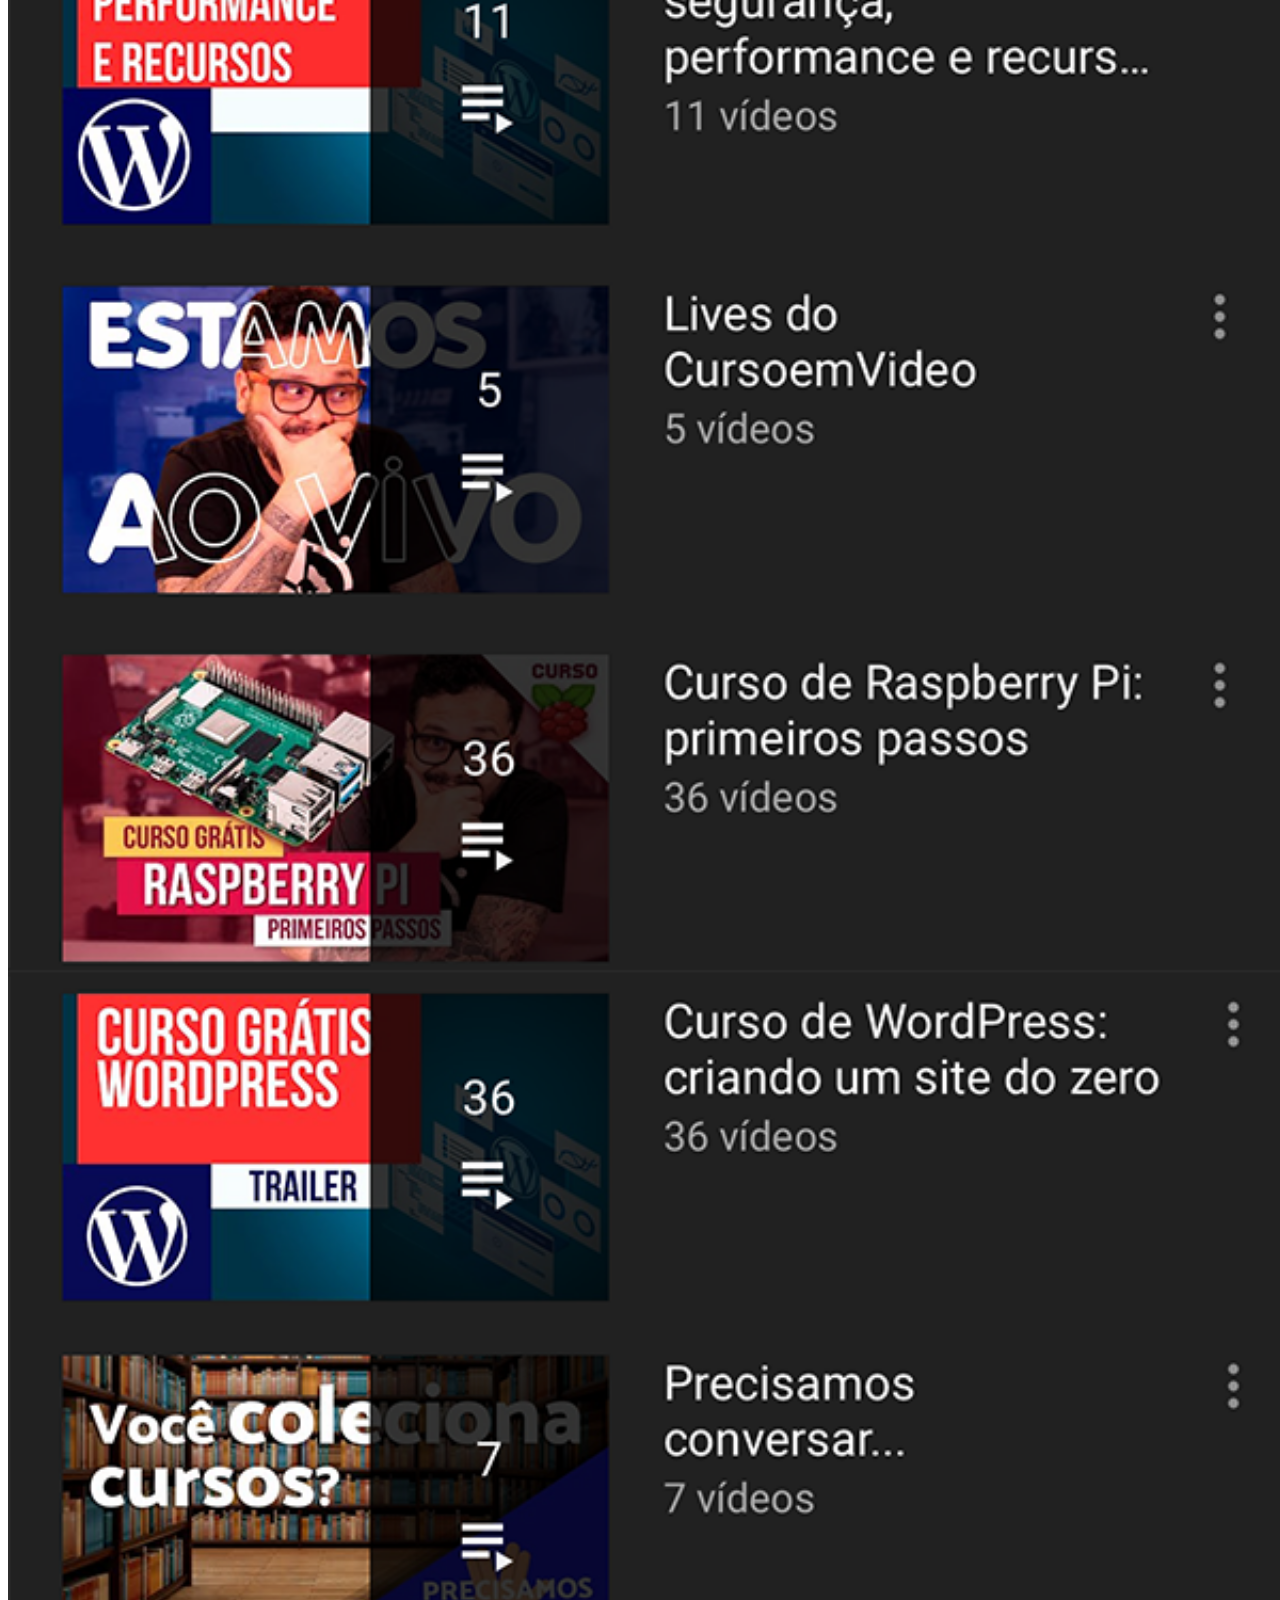
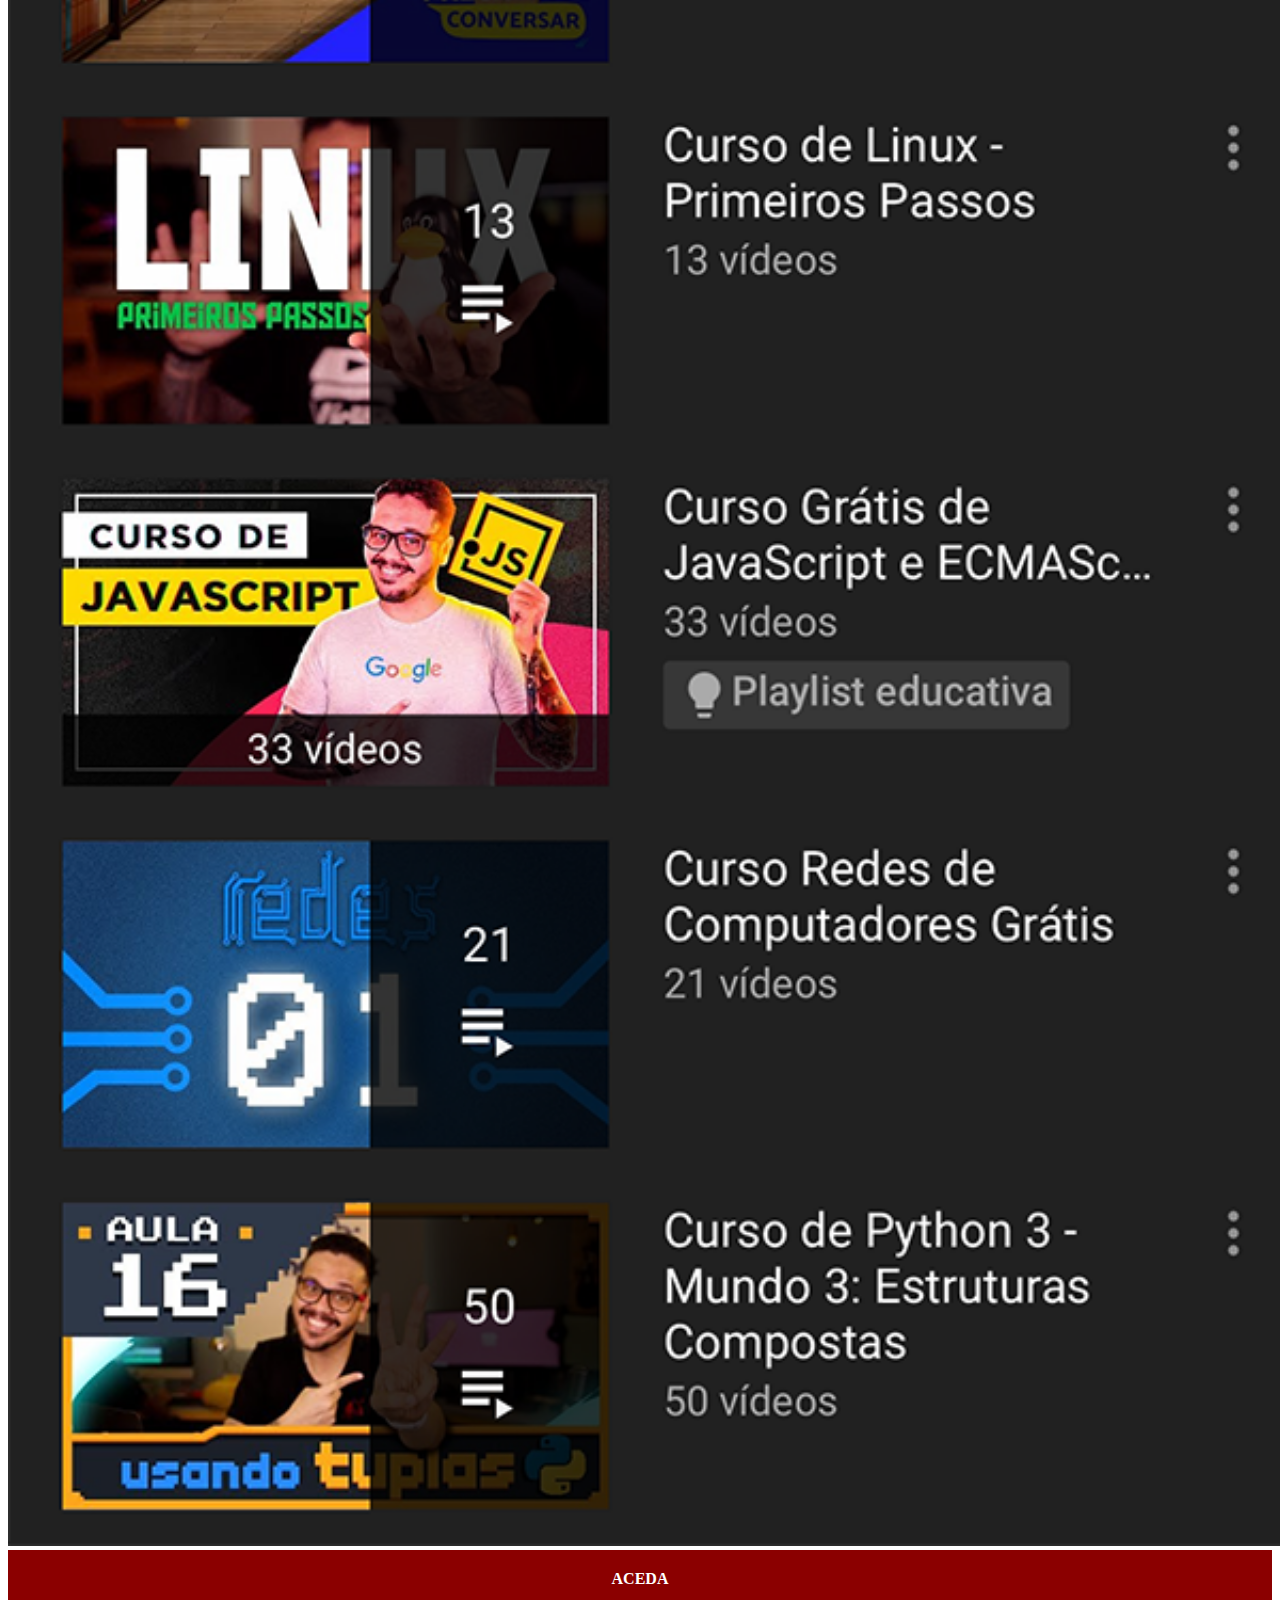
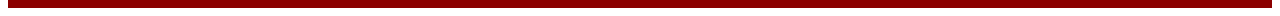
<file: Redes-sociais/youtube.html>
<!DOCTYPE html>
<html lang="pt">
<head>
    <meta charset="UTF-8">
    <meta name="viewport" content="width=device-width, initial-scale=1.0">
    <title>Youtube</title>
    <link rel="stylesheet" href="estilos/social.css">
</head>
<body>
    <img src="imagens/tela-youtube.png" alt="Youtube">
    <a href="https://www.youtube.com" target="_blank">ACEDA</a>
</body>
</html>
</file>
<file: Redes-sociais/estilos/styles.css>
@charset "UTF-8"

* {
    margin: 0px;
    padding: 0px;
    font-family: Arial, Helvetica, sans-serif;
}

html, body {
    height: 100vh;
    width: 100vw;
    background-color: black;
}

body {
    background: url('../imagens/fundo-madeira.jpg') no-repeat top center;
    background-size: cover;
    background-attachment: fixed;
}

main {
    position: relative;
    height: 100vh;
}

section#telefone {
    position: absolute;
    top: 50%;
    left: 50%;
    transform: translate(-50%, -50%);
    height: 627px;
    width: 311px;
    background: url('../imagens/frame-iphone.png') no-repeat;
}

iframe#tela {
    position: relative;
    top: 80px;
    left: 21px;
    width: 269px;
    height: 471px;
}

section#redes-sociais {
    text-align: right;
}

section#redes-sociais img {
    width: 50px;
    margin: 10px;
    border-radius: 50%;
    box-shadow: 2px 2px 5px rgba(0, 0, 0, 0.400);
    box-sizing: border-box;
}

section#redes-sociais img:hover {
    border: 2px solid rgba(255, 255, 255, 0.640);
    transform: translate(-3px, -3px);
    box-shadow: 5px 5px 10px rgba(0, 0, 0, 0.625);
    transition: transform .3s border 1s;
}
</file>
<file: Redes-sociais/estilos/social.css>
@charset

*{
    margin: 0px;
    padding: 0px;
    font-family: Arial, Helvetica, sans-serif;
}

::-webkit-scrollbar {
    width: 0px;
    height: 0px;
}

img {
    width: 100vw;
}

a {
    display: block;
    background-color: darkred;
    color: white;
    padding: 20px;
    text-align: center;
    font-weight: bolder;
    text-decoration: none;
}

a:hover {
    background-color: red;
}
</file>
